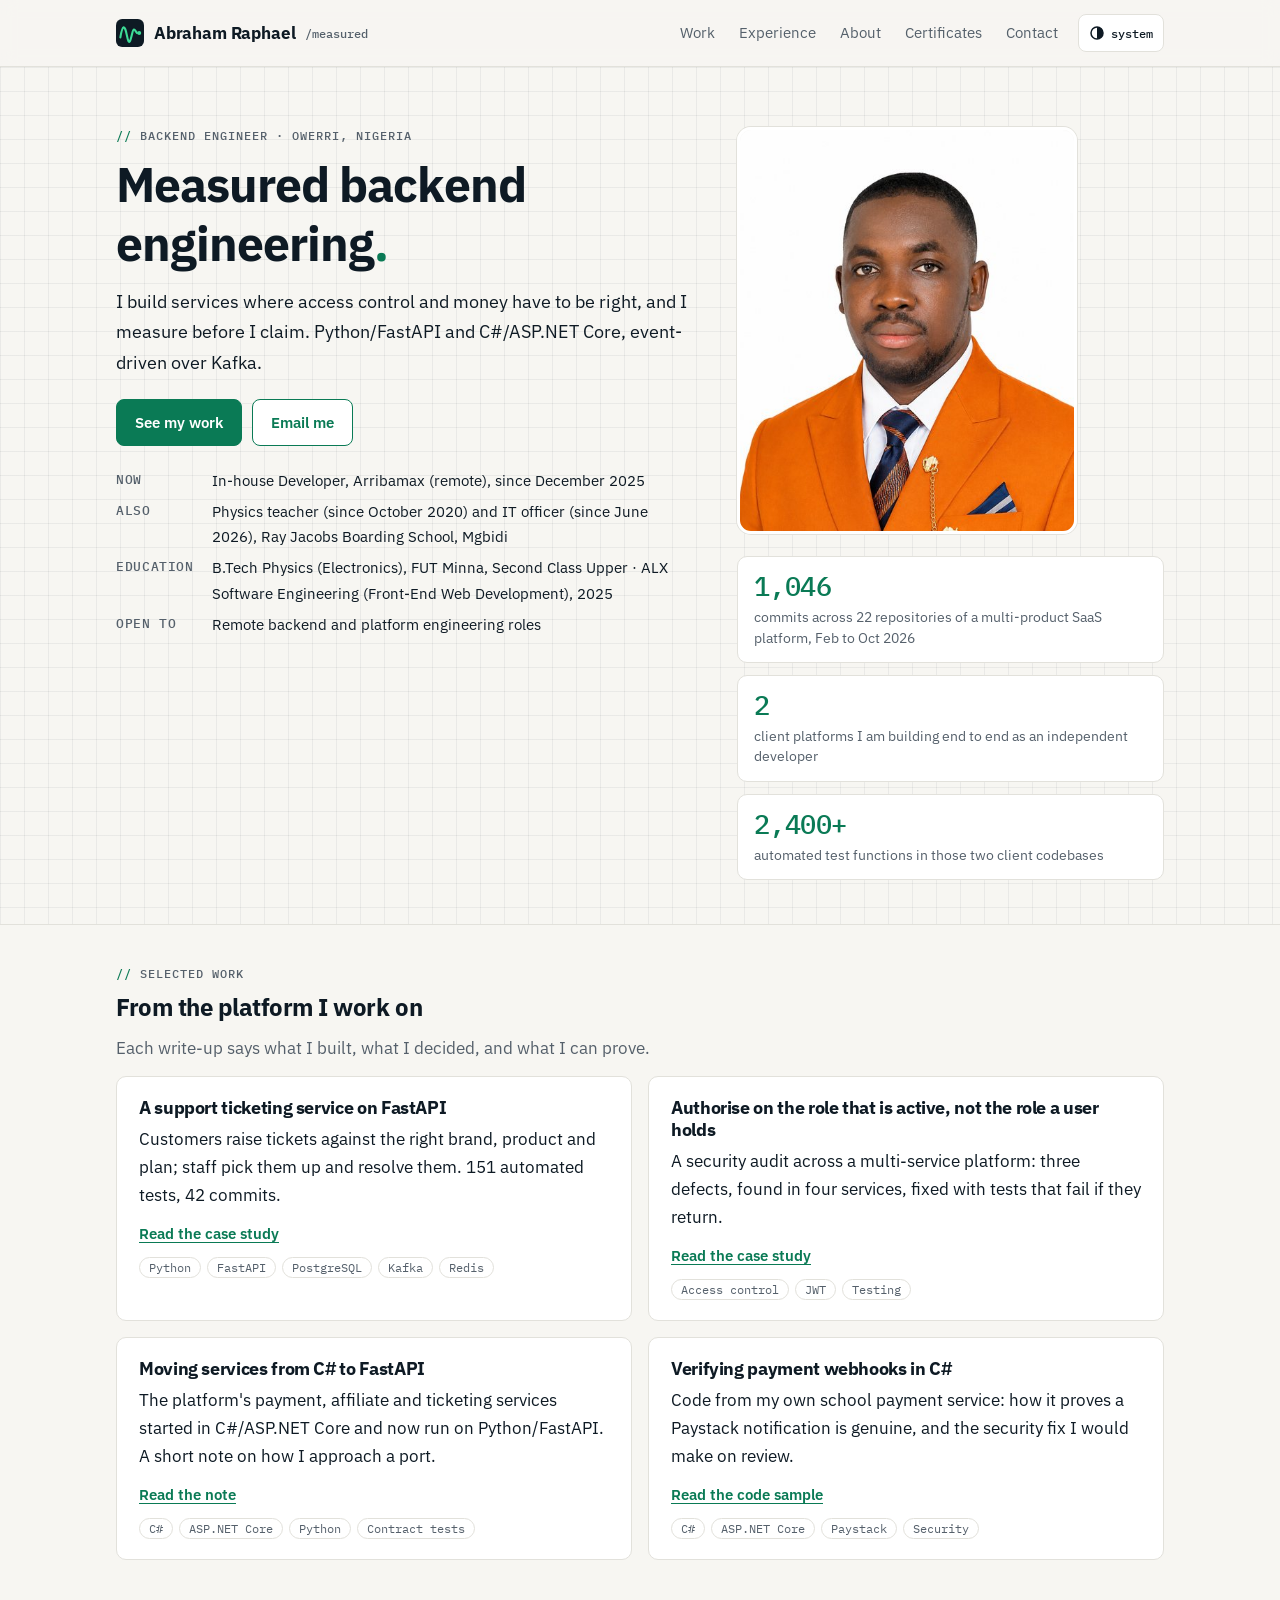
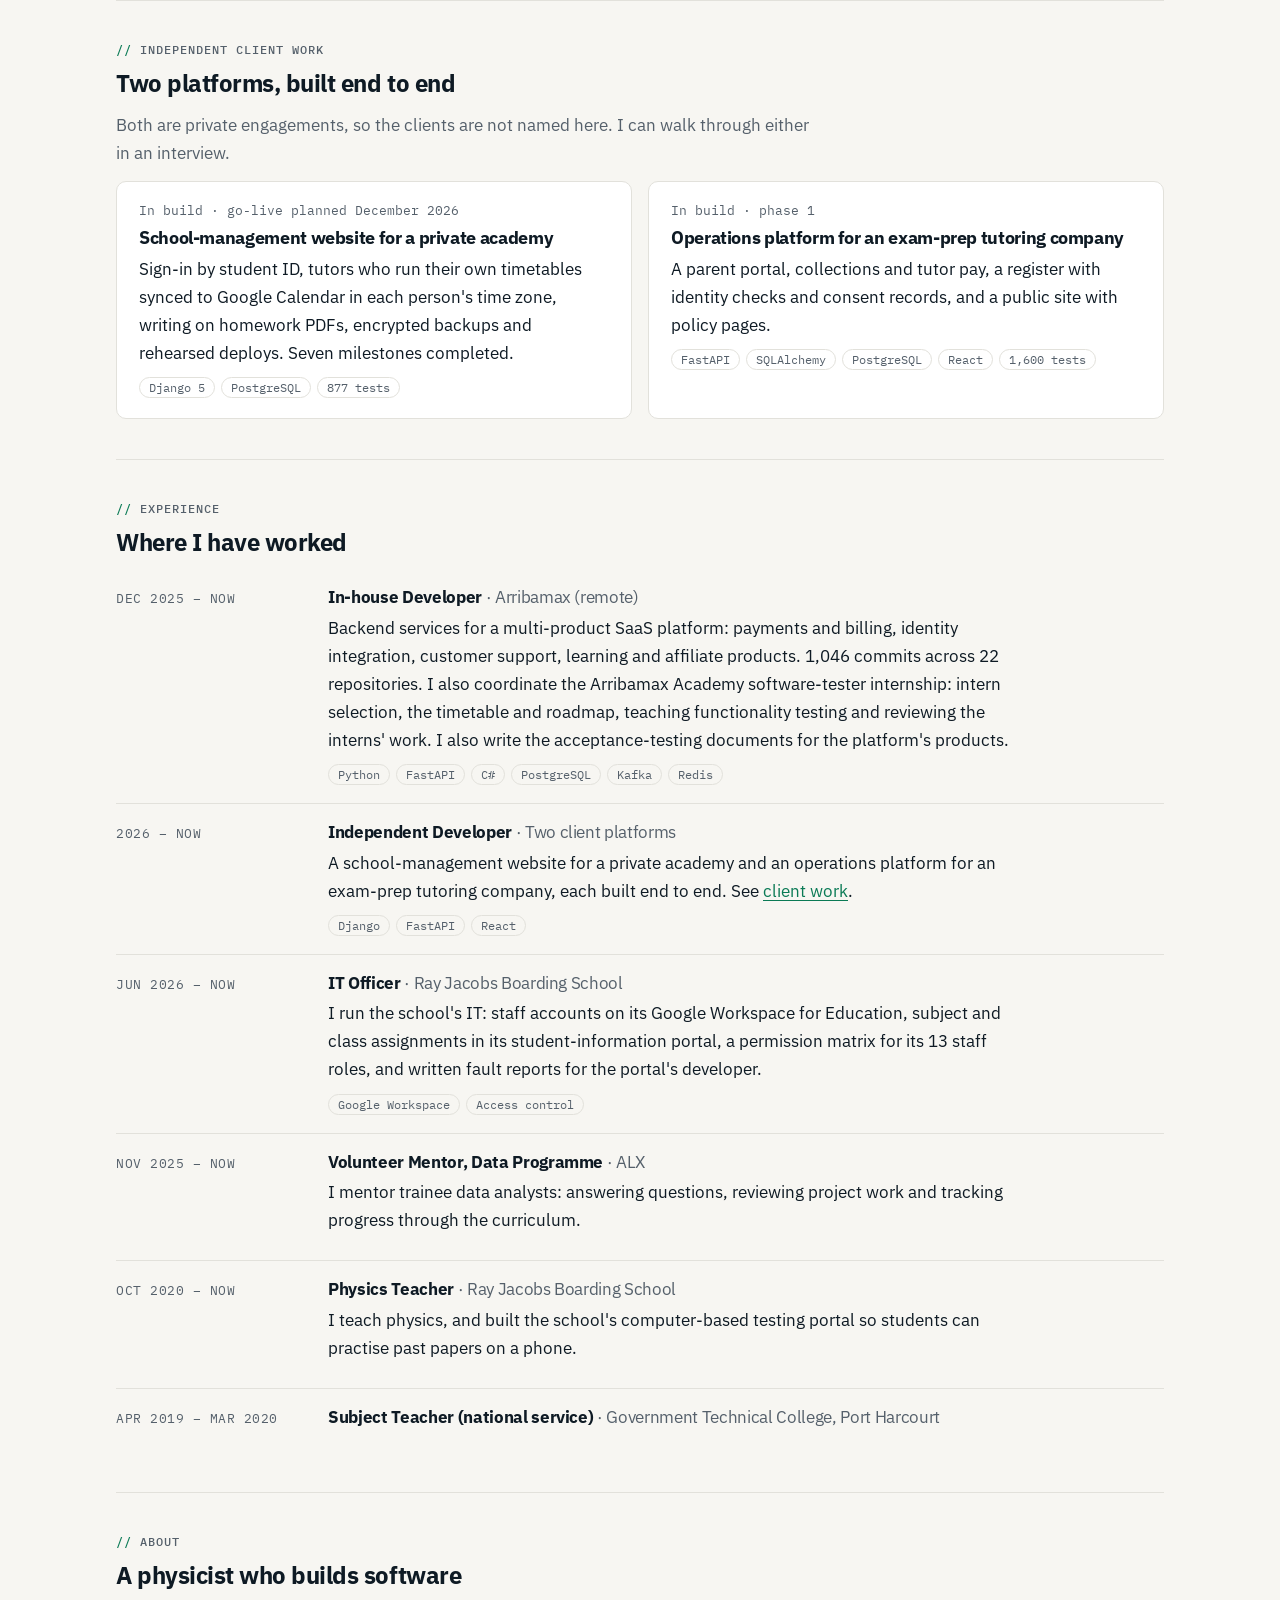
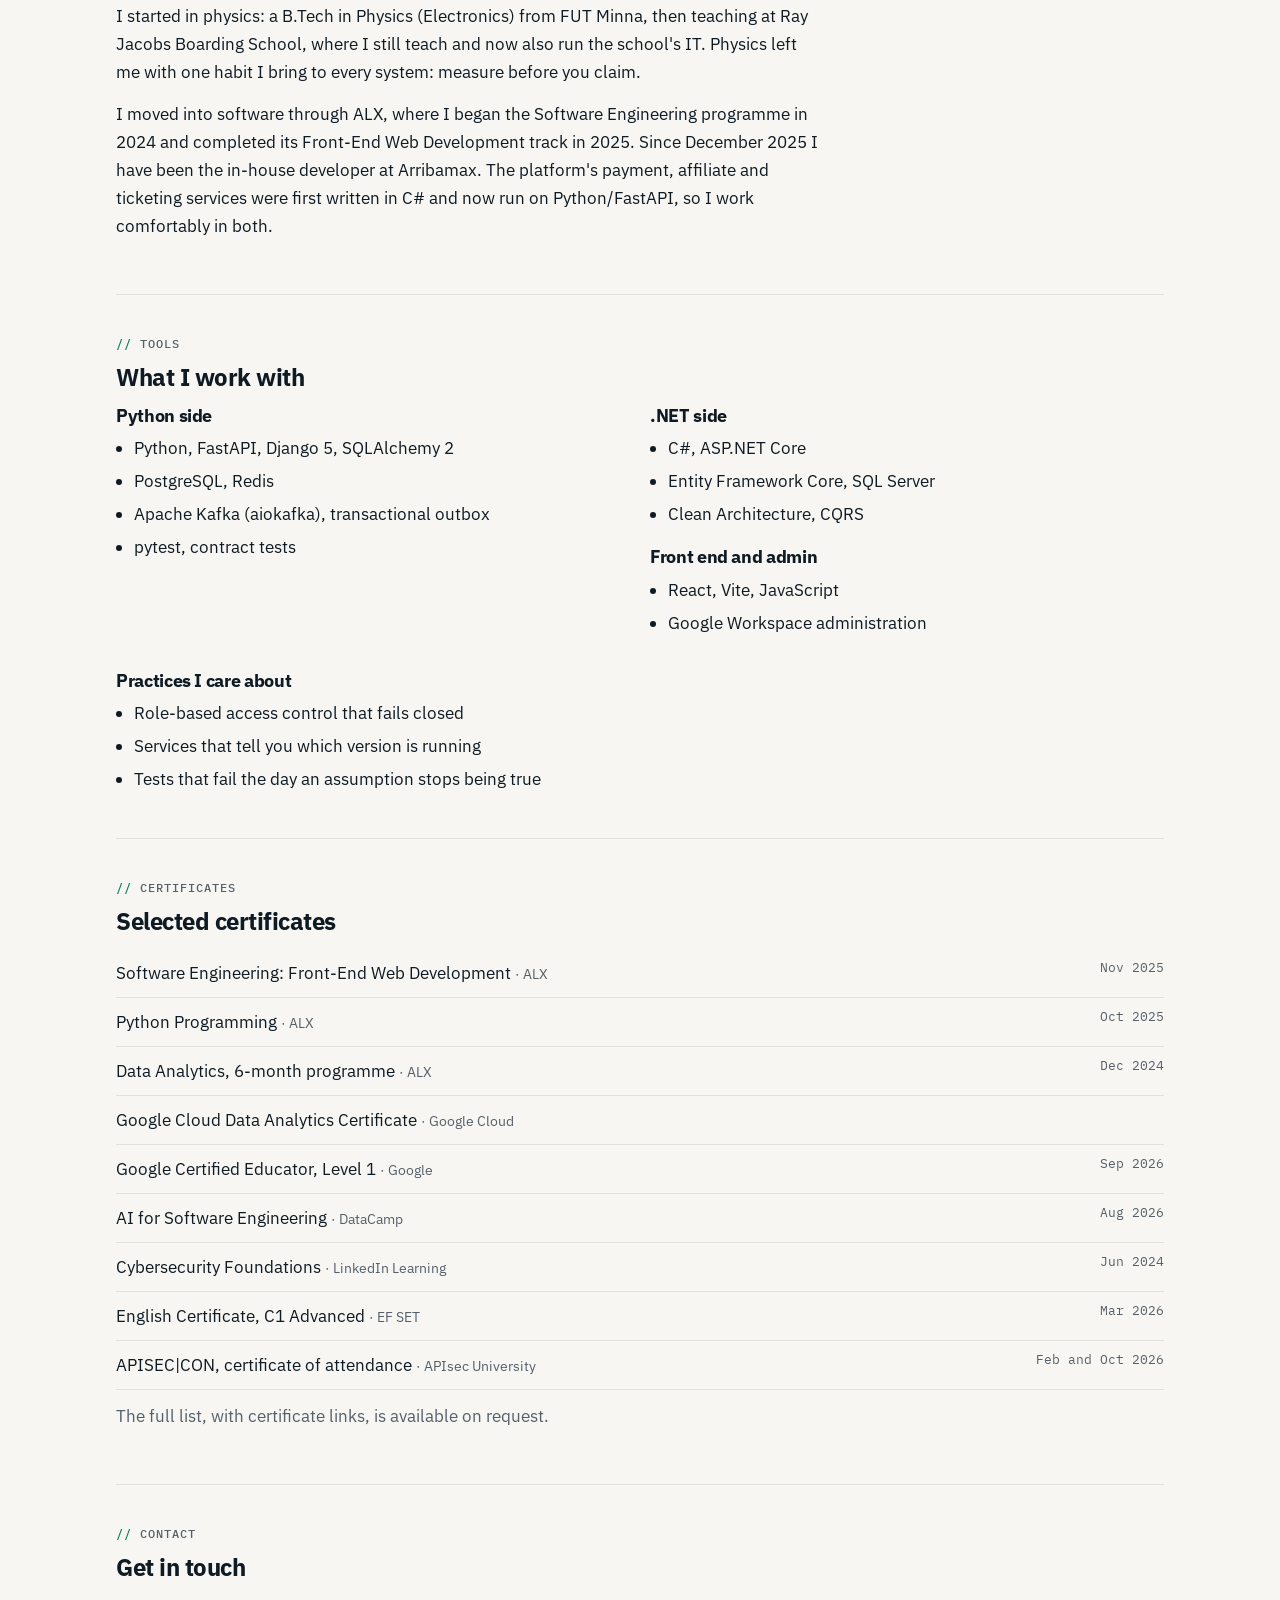
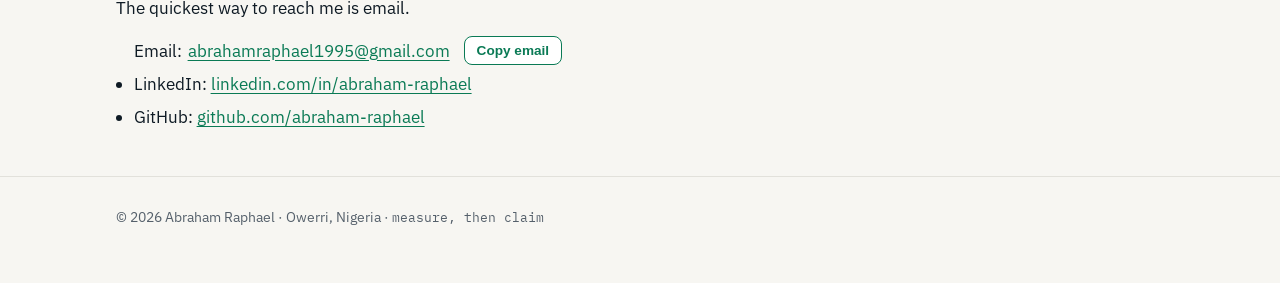
<file: index.html>
<!doctype html>
<html lang="en">
<head>
<meta charset="utf-8">
<meta name="viewport" content="width=device-width, initial-scale=1">
<title>Abraham Raphael | Measured backend engineering</title>
<meta name="description" content="Abraham Raphael, backend engineer in Owerri, Nigeria. Python/FastAPI and C#/ASP.NET Core services where access control and money have to be right.">
<meta name="author" content="Abraham Raphael">
<meta property="og:title" content="Abraham Raphael | Measured backend engineering">
<meta property="og:description" content="Backend services where access control and money have to be right. Python/FastAPI and C#/ASP.NET Core.">
<meta property="og:type" content="website">
<meta property="og:url" content="https://abraham-raphael.github.io/">
<meta property="og:image" content="https://abraham-raphael.github.io/img/abraham-raphael@2x.jpg">
<meta name="theme-color" content="#0e1a24">
<link rel="icon" href="img/mark.svg" type="image/svg+xml">
<link rel="preload" href="fonts/IBMPlexSans-var.woff2" as="font" type="font/woff2" crossorigin>
<script>(function(){var d=document.documentElement;d.classList.add("js");try{var t=localStorage.getItem("theme");if(t==="light"||t==="dark"){d.setAttribute("data-theme",t);}}catch(e){}})();</script>
<link rel="stylesheet" href="css/style.css">
<script src="js/site.js" defer></script>
</head>
<body>
<a class="skip" href="#main">Skip to content</a>
<header class="site">
  <div class="wrap wide head">
    <a class="brand" href="index.html"><img src="img/mark.svg" alt="" width="28" height="28">Abraham Raphael <span class="tag">/measured</span></a>
    <button class="nav-toggle" type="button" aria-expanded="false" aria-controls="site-nav" hidden><svg viewBox="0 0 16 16" aria-hidden="true"><path d="M2 4h12M2 8h12M2 12h12" fill="none" stroke="currentColor" stroke-width="1.6" stroke-linecap="round"/></svg>Menu</button>
    <nav id="site-nav" aria-label="Main">
      <ul>
        <li><a href="#work">Work</a></li>
        <li><a href="#experience">Experience</a></li>
        <li><a href="#about">About</a></li>
        <li><a href="#certificates">Certificates</a></li>
        <li><a href="#contact">Contact</a></li>
      </ul>
    </nav>
    <button class="theme-toggle" type="button" hidden><svg viewBox="0 0 16 16" aria-hidden="true"><circle cx="8" cy="8" r="6" fill="none" stroke="currentColor" stroke-width="1.5"/><path d="M8 2a6 6 0 0 1 0 12z" fill="currentColor"/></svg><span class="mode">system</span></button>
  </div>
</header>

<main id="main">
  <div class="hero-band">
    <div class="wrap wide hero">
      <div class="hero-grid">
        <figure class="portrait"><img src="img/abraham-raphael.jpg" srcset="img/abraham-raphael.jpg 480w, img/abraham-raphael@2x.jpg 960w" sizes="(min-width: 1000px) 340px, 112px" width="480" height="575" alt="Abraham Raphael" fetchpriority="high"></figure>
        <div class="hero-text">
          <p class="kicker">Backend engineer &middot; Owerri, Nigeria</p>
          <h1>Measured backend engineering<span class="signal">.</span></h1>
          <p class="lede">I build services where access control and money have to be right, and I measure before I claim. Python/FastAPI and C#/ASP.NET Core, event-driven over Kafka.</p>
          <div class="cta">
            <a class="btn primary" href="#work">See my work</a>
            <a class="btn" href="mailto:abrahamraphael1995@gmail.com">Email me</a>
          </div>
          <dl class="facts">
            <dt>Now</dt><dd>In-house Developer, Arribamax (remote), since December 2025</dd>
            <dt>Also</dt><dd>Physics teacher (since October 2020) and IT officer (since June 2026), Ray Jacobs Boarding School, Mgbidi</dd>
            <dt>Education</dt><dd>B.Tech Physics (Electronics), FUT Minna, Second Class Upper &middot; ALX Software Engineering (Front-End Web Development), 2025</dd>
            <dt>Open to</dt><dd>Remote backend and platform engineering roles</dd>
          </dl>
        </div>
        <ul class="readings" aria-label="Readings">
          <li><span class="value">1,046</span><span class="what">commits across 22 repositories of a multi-product SaaS platform, Feb to Oct 2026</span></li>
          <li><span class="value">2</span><span class="what">client platforms I am building end to end as an independent developer</span></li>
          <li><span class="value">2,400+</span><span class="what">automated test functions in those two client codebases</span></li>
        </ul>
      </div>
    </div>
  </div>

  <div class="wrap wide">
    <section id="work" aria-labelledby="work-h">
      <p class="kicker">Selected work</p>
      <h2 id="work-h">From the platform I work on</h2>
      <p class="muted">Each write-up says what I built, what I decided, and what I can prove.</p>
      <div class="cards two">
        <article class="card">
          <h3><a href="work/ticketing-service.html">A support ticketing service on FastAPI</a></h3>
          <p>Customers raise tickets against the right brand, product and plan; staff pick them up and resolve them. 151 automated tests, 42 commits.</p>
          <a class="more" href="work/ticketing-service.html">Read the case study</a>
          <ul class="tags"><li>Python</li><li>FastAPI</li><li>PostgreSQL</li><li>Kafka</li><li>Redis</li></ul>
        </article>
        <article class="card">
          <h3><a href="work/active-role-authorisation.html">Authorise on the role that is active, not the role a user holds</a></h3>
          <p>A security audit across a multi-service platform: three defects, found in four services, fixed with tests that fail if they return.</p>
          <a class="more" href="work/active-role-authorisation.html">Read the case study</a>
          <ul class="tags"><li>Access control</li><li>JWT</li><li>Testing</li></ul>
        </article>
        <article class="card">
          <h3><a href="work/csharp-to-fastapi.html">Moving services from C# to FastAPI</a></h3>
          <p>The platform's payment, affiliate and ticketing services started in C#/ASP.NET Core and now run on Python/FastAPI. A short note on how I approach a port.</p>
          <a class="more" href="work/csharp-to-fastapi.html">Read the note</a>
          <ul class="tags"><li>C#</li><li>ASP.NET Core</li><li>Python</li><li>Contract tests</li></ul>
        </article>
        <article class="card">
          <h3><a href="work/paystack-webhooks.html">Verifying payment webhooks in C#</a></h3>
          <p>Code from my own school payment service: how it proves a Paystack notification is genuine, and the security fix I would make on review.</p>
          <a class="more" href="work/paystack-webhooks.html">Read the code sample</a>
          <ul class="tags"><li>C#</li><li>ASP.NET Core</li><li>Paystack</li><li>Security</li></ul>
        </article>
      </div>
    </section>

    <section id="clients" aria-labelledby="clients-h">
      <p class="kicker">Independent client work</p>
      <h2 id="clients-h">Two platforms, built end to end</h2>
      <p class="muted">Both are private engagements, so the clients are not named here. I can walk through either in an interview.</p>
      <div class="cards two">
        <article class="card">
          <p class="meta">In build &middot; go-live planned December 2026</p>
          <h3>School-management website for a private academy</h3>
          <p>Sign-in by student ID, tutors who run their own timetables synced to Google Calendar in each person's time zone, writing on homework PDFs, encrypted backups and rehearsed deploys. Seven milestones completed.</p>
          <ul class="tags"><li>Django 5</li><li>PostgreSQL</li><li>877 tests</li></ul>
        </article>
        <article class="card">
          <p class="meta">In build &middot; phase 1</p>
          <h3>Operations platform for an exam-prep tutoring company</h3>
          <p>A parent portal, collections and tutor pay, a register with identity checks and consent records, and a public site with policy pages.</p>
          <ul class="tags"><li>FastAPI</li><li>SQLAlchemy</li><li>PostgreSQL</li><li>React</li><li>1,600 tests</li></ul>
        </article>
      </div>
    </section>

    <section id="experience" aria-labelledby="experience-h">
      <p class="kicker">Experience</p>
      <h2 id="experience-h">Where I have worked</h2>
      <ol class="timeline">
        <li class="role">
          <p class="when">Dec 2025 &ndash; now</p>
          <div>
            <h3>In-house Developer <span class="org">&middot; Arribamax (remote)</span></h3>
            <p>Backend services for a multi-product SaaS platform: payments and billing, identity integration, customer support, learning and affiliate products. 1,046 commits across 22 repositories. I also coordinate the Arribamax Academy software-tester internship: intern selection, the timetable and roadmap, teaching functionality testing and reviewing the interns&#39; work. I also write the acceptance-testing documents for the platform&#39;s products.</p>
            <ul class="tags"><li>Python</li><li>FastAPI</li><li>C#</li><li>PostgreSQL</li><li>Kafka</li><li>Redis</li></ul>
          </div>
        </li>
        <li class="role">
          <p class="when">2026 &ndash; now</p>
          <div>
            <h3>Independent Developer <span class="org">&middot; Two client platforms</span></h3>
            <p>A school-management website for a private academy and an operations platform for an exam-prep tutoring company, each built end to end. See <a href="#clients">client work</a>.</p>
            <ul class="tags"><li>Django</li><li>FastAPI</li><li>React</li></ul>
          </div>
        </li>
        <li class="role">
          <p class="when">Jun 2026 &ndash; now</p>
          <div>
            <h3>IT Officer <span class="org">&middot; Ray Jacobs Boarding School</span></h3>
            <p>I run the school&#39;s IT: staff accounts on its Google Workspace for Education, subject and class assignments in its student-information portal, a permission matrix for its 13 staff roles, and written fault reports for the portal&#39;s developer.</p>
            <ul class="tags"><li>Google Workspace</li><li>Access control</li></ul>
          </div>
        </li>
        <li class="role">
          <p class="when">Nov 2025 &ndash; now</p>
          <div>
            <h3>Volunteer Mentor, Data Programme <span class="org">&middot; ALX</span></h3>
            <p>I mentor trainee data analysts: answering questions, reviewing project work and tracking progress through the curriculum.</p>
          </div>
        </li>
        <li class="role">
          <p class="when">Oct 2020 &ndash; now</p>
          <div>
            <h3>Physics Teacher <span class="org">&middot; Ray Jacobs Boarding School</span></h3>
            <p>I teach physics, and built the school&#39;s computer-based testing portal so students can practise past papers on a phone.</p>
          </div>
        </li>
        <li class="role">
          <p class="when">Apr 2019 &ndash; Mar 2020</p>
          <div>
            <h3>Subject Teacher (national service) <span class="org">&middot; Government Technical College, Port Harcourt</span></h3>
                      </div>
        </li>
      </ol>
    </section>

    <section id="about" aria-labelledby="about-h">
      <p class="kicker">About</p>
      <h2 id="about-h">A physicist who builds software</h2>
      <p>I started in physics: a B.Tech in Physics (Electronics) from FUT Minna, then teaching at Ray Jacobs Boarding School, where I still teach and now also run the school's IT. Physics left me with one habit I bring to every system: measure before you claim.</p>
      <p>I moved into software through ALX, where I began the Software Engineering programme in 2024 and completed its Front-End Web Development track in 2025. Since December 2025 I have been the in-house developer at Arribamax. The platform's payment, affiliate and ticketing services were first written in C# and now run on Python/FastAPI, so I work comfortably in both.</p>
    </section>

    <section id="skills" aria-labelledby="skills-h">
      <p class="kicker">Tools</p>
      <h2 id="skills-h">What I work with</h2>
      <div class="cols">
        <div>
          <h3>Python side</h3>
          <ul class="plain">
            <li>Python, FastAPI, Django 5, SQLAlchemy 2</li>
            <li>PostgreSQL, Redis</li>
            <li>Apache Kafka (aiokafka), transactional outbox</li>
            <li>pytest, contract tests</li>
          </ul>
        </div>
        <div>
          <h3>.NET side</h3>
          <ul class="plain">
            <li>C#, ASP.NET Core</li>
            <li>Entity Framework Core, SQL Server</li>
            <li>Clean Architecture, CQRS</li>
          </ul>
          <h3 style="margin-top:18px">Front end and admin</h3>
          <ul class="plain">
            <li>React, Vite, JavaScript</li>
            <li>Google Workspace administration</li>
          </ul>
        </div>
      </div>
      <h3>Practices I care about</h3>
      <ul class="plain">
        <li>Role-based access control that fails closed</li>
        <li>Services that tell you which version is running</li>
        <li>Tests that fail the day an assumption stops being true</li>
      </ul>
    </section>

    <section id="certificates" aria-labelledby="certificates-h">
      <p class="kicker">Certificates</p>
      <h2 id="certificates-h">Selected certificates</h2>
      <ul class="certs">
        <li><span>Software Engineering: Front-End Web Development <span class="who">&middot; ALX</span></span><span class="when">Nov 2025</span></li>
        <li><span>Python Programming <span class="who">&middot; ALX</span></span><span class="when">Oct 2025</span></li>
        <li><span>Data Analytics, 6-month programme <span class="who">&middot; ALX</span></span><span class="when">Dec 2024</span></li>
        <li><span>Google Cloud Data Analytics Certificate <span class="who">&middot; Google Cloud</span></span><span class="when"></span></li>
        <li><span>Google Certified Educator, Level 1 <span class="who">&middot; Google</span></span><span class="when">Sep 2026</span></li>
        <li><span>AI for Software Engineering <span class="who">&middot; DataCamp</span></span><span class="when">Aug 2026</span></li>
        <li><span>Cybersecurity Foundations <span class="who">&middot; LinkedIn Learning</span></span><span class="when">Jun 2024</span></li>
        <li><span>English Certificate, C1 Advanced <span class="who">&middot; EF SET</span></span><span class="when">Mar 2026</span></li>
        <li><span>APISEC|CON, certificate of attendance <span class="who">&middot; APIsec University</span></span><span class="when">Feb and Oct 2026</span></li>
      </ul>
      <p class="muted" style="margin-top:12px">The full list, with certificate links, is available on request.</p>
    </section>

    <section id="contact" aria-labelledby="contact-h">
      <p class="kicker">Contact</p>
      <h2 id="contact-h">Get in touch</h2>
      <p>The quickest way to reach me is email.</p>
      <ul class="plain">
        <li class="contact-line">Email: <a href="mailto:abrahamraphael1995@gmail.com">abrahamraphael1995@gmail.com</a><button class="btn small" type="button" data-copy="abrahamraphael1995@gmail.com" hidden>Copy email</button></li>
        <li>LinkedIn: <a href="https://www.linkedin.com/in/abraham-raphael" rel="noopener">linkedin.com/in/abraham-raphael</a></li>
        <li>GitHub: <a href="https://github.com/abraham-raphael" rel="noopener">github.com/abraham-raphael</a></li>
      </ul>
    </section>
  </div>
</main>

<a class="to-top" href="#main" aria-label="Back to top" hidden>&uarr;</a>
<footer class="site">
  <div class="wrap wide">
    <p>&copy; <span data-year>2026</span> Abraham Raphael &middot; Owerri, Nigeria &middot; <span class="sig">measure, then claim</span></p>
  </div>
</footer>
</body>
</html>
</file>
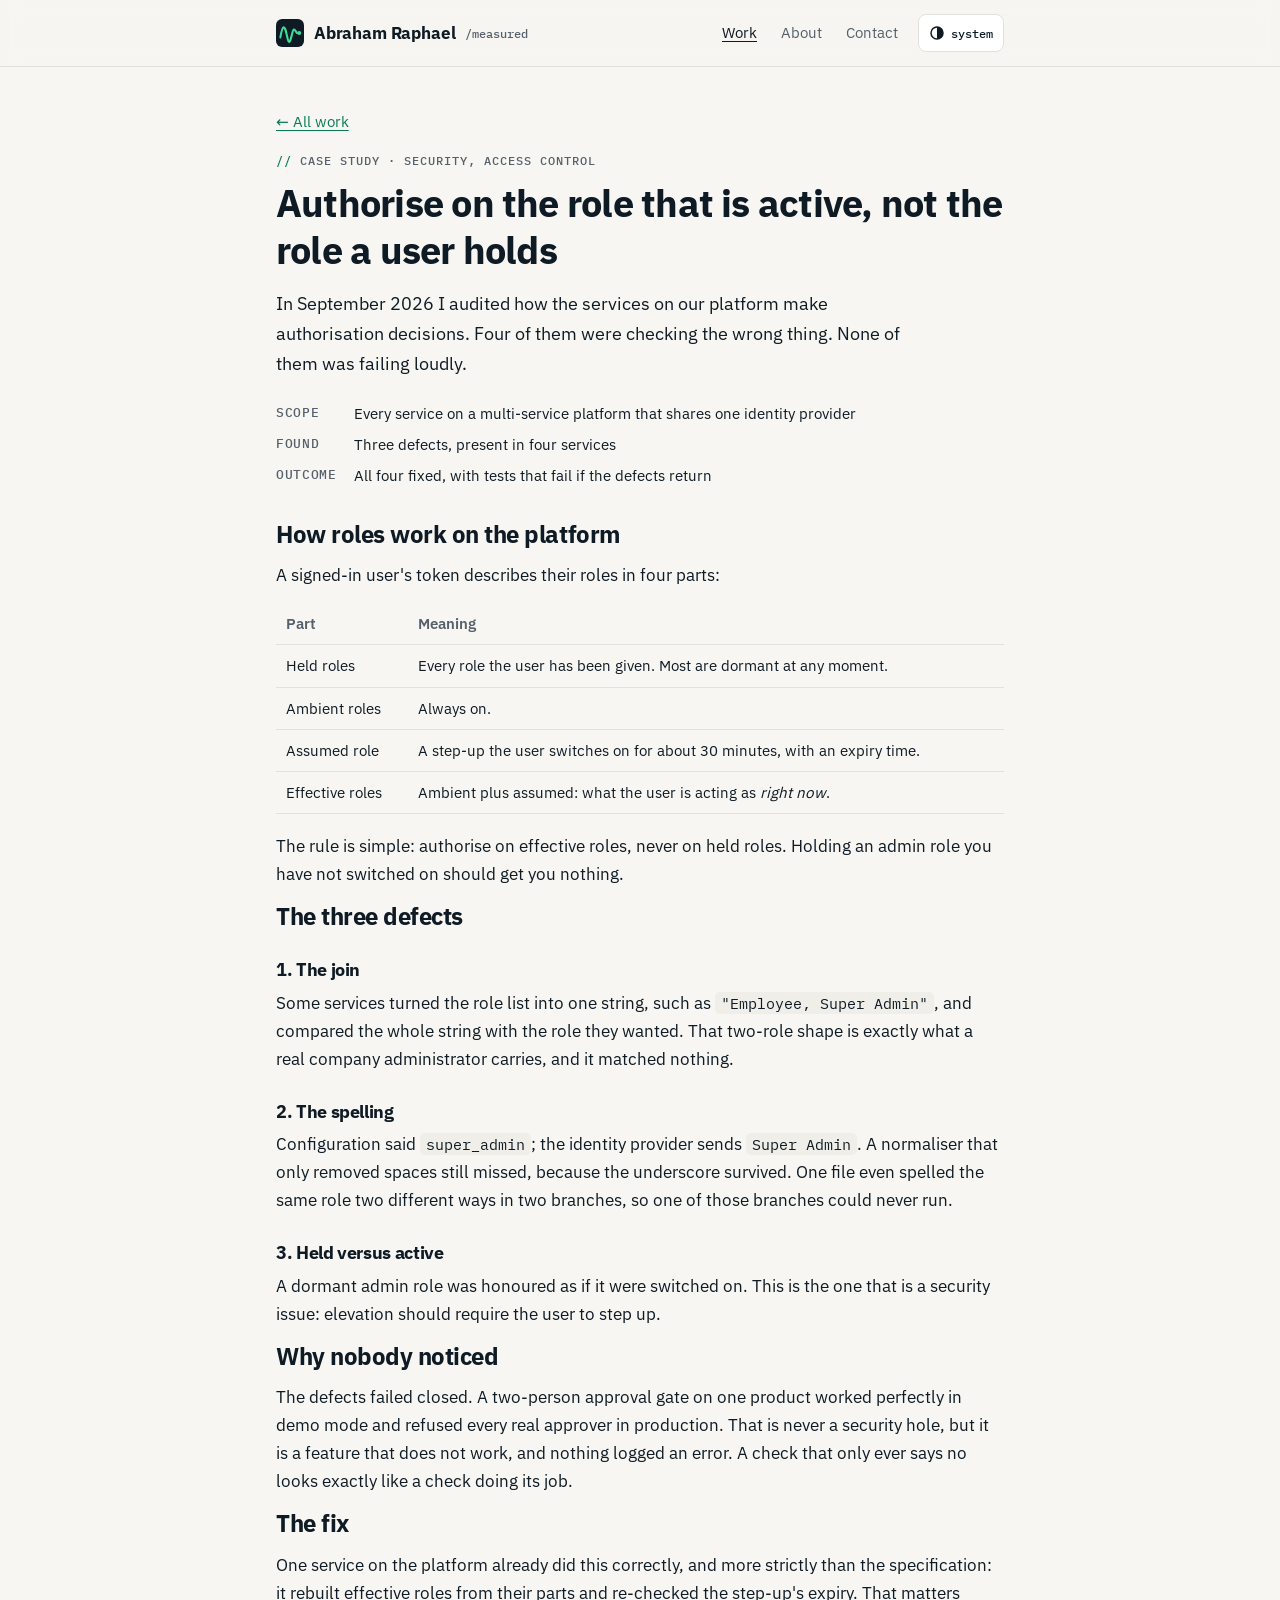
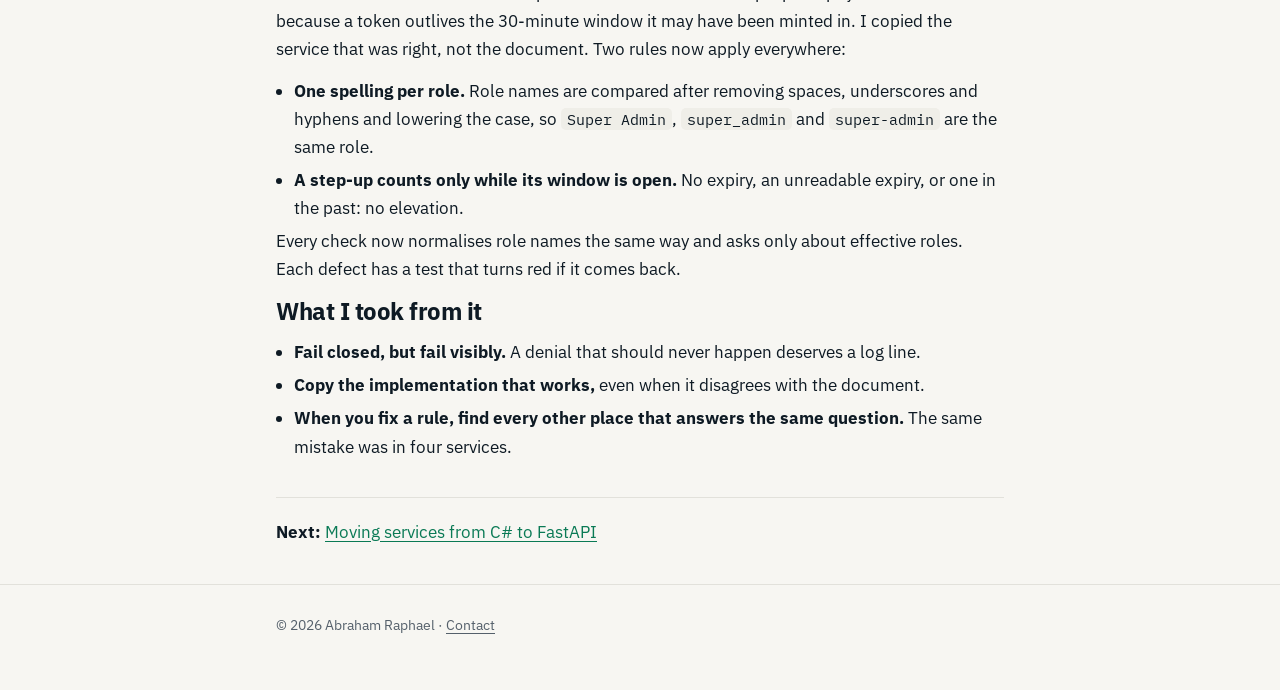
<file: work/active-role-authorisation.html>
<!doctype html>
<html lang="en">
<head>
<meta charset="utf-8">
<meta name="viewport" content="width=device-width, initial-scale=1">
<title>Authorise on the active role | Abraham Raphael</title>
<meta name="description" content="Case study: an access-control audit across a multi-service platform. Three defects in four services, why they stayed invisible, and the fix.">
<meta name="theme-color" content="#0e1a24">
<link rel="icon" href="../img/mark.svg" type="image/svg+xml">
<link rel="preload" href="../fonts/IBMPlexSans-var.woff2" as="font" type="font/woff2" crossorigin>
<script>(function(){var d=document.documentElement;d.classList.add("js");try{var t=localStorage.getItem("theme");if(t==="light"||t==="dark"){d.setAttribute("data-theme",t);}}catch(e){}})();</script>
<link rel="stylesheet" href="../css/style.css">
<script src="../js/site.js" defer></script>
</head>
<body>
<a class="skip" href="#main">Skip to content</a>
<header class="site">
  <div class="wrap head">
    <a class="brand" href="../index.html"><img src="../img/mark.svg" alt="" width="28" height="28">Abraham Raphael <span class="tag">/measured</span></a>
    <button class="nav-toggle" type="button" aria-expanded="false" aria-controls="site-nav" hidden><svg viewBox="0 0 16 16" aria-hidden="true"><path d="M2 4h12M2 8h12M2 12h12" fill="none" stroke="currentColor" stroke-width="1.6" stroke-linecap="round"/></svg>Menu</button>
    <nav id="site-nav" aria-label="Main">
      <ul>
        <li><a href="../index.html#work" aria-current="page">Work</a></li>
        <li><a href="../index.html#about">About</a></li>
        <li><a href="../index.html#contact">Contact</a></li>
      </ul>
    </nav>
    <button class="theme-toggle" type="button" hidden><svg viewBox="0 0 16 16" aria-hidden="true"><circle cx="8" cy="8" r="6" fill="none" stroke="currentColor" stroke-width="1.5"/><path d="M8 2a6 6 0 0 1 0 12z" fill="currentColor"/></svg><span class="mode">system</span></button>
  </div>
</header>

<main id="main">
  <div class="wrap article">
    <a class="back" href="../index.html#work">&larr; All work</a>
    <p class="kicker">Case study &middot; Security, access control</p>
    <h1>Authorise on the role that is active, not the role a user holds</h1>
    <p class="lede">In September 2026 I audited how the services on our platform make authorisation decisions. Four of them were checking the wrong thing. None of them was failing loudly.</p>

    <dl class="facts">
      <dt>Scope</dt><dd>Every service on a multi-service platform that shares one identity provider</dd>
      <dt>Found</dt><dd>Three defects, present in four services</dd>
      <dt>Outcome</dt><dd>All four fixed, with tests that fail if the defects return</dd>
    </dl>

    <h2 style="margin-top:32px">How roles work on the platform</h2>
    <p>A signed-in user's token describes their roles in four parts:</p>
    <table>
      <thead><tr><th>Part</th><th>Meaning</th></tr></thead>
      <tbody>
        <tr><td>Held roles</td><td>Every role the user has been given. Most are dormant at any moment.</td></tr>
        <tr><td>Ambient roles</td><td>Always on.</td></tr>
        <tr><td>Assumed role</td><td>A step-up the user switches on for about 30 minutes, with an expiry time.</td></tr>
        <tr><td>Effective roles</td><td>Ambient plus assumed: what the user is acting as <em>right now</em>.</td></tr>
      </tbody>
    </table>
    <p>The rule is simple: authorise on effective roles, never on held roles. Holding an admin role you have not switched on should get you nothing.</p>

    <h2>The three defects</h2>
    <h3>1. The join</h3>
    <p>Some services turned the role list into one string, such as <code>"Employee, Super Admin"</code>, and compared the whole string with the role they wanted. That two-role shape is exactly what a real company administrator carries, and it matched nothing.</p>
    <h3>2. The spelling</h3>
    <p>Configuration said <code>super_admin</code>; the identity provider sends <code>Super Admin</code>. A normaliser that only removed spaces still missed, because the underscore survived. One file even spelled the same role two different ways in two branches, so one of those branches could never run.</p>
    <h3>3. Held versus active</h3>
    <p>A dormant admin role was honoured as if it were switched on. This is the one that is a security issue: elevation should require the user to step up.</p>

    <h2>Why nobody noticed</h2>
    <p>The defects failed closed. A two-person approval gate on one product worked perfectly in demo mode and refused every real approver in production. That is never a security hole, but it is a feature that does not work, and nothing logged an error. A check that only ever says no looks exactly like a check doing its job.</p>

    <h2>The fix</h2>
    <p>One service on the platform already did this correctly, and more strictly than the specification: it rebuilt effective roles from their parts and re-checked the step-up's expiry. That matters because a token outlives the 30-minute window it may have been minted in. I copied the service that was right, not the document. Two rules now apply everywhere:</p>
    <ul class="plain">
      <li><strong>One spelling per role.</strong> Role names are compared after removing spaces, underscores and hyphens and lowering the case, so <code>Super Admin</code>, <code>super_admin</code> and <code>super-admin</code> are the same role.</li>
      <li><strong>A step-up counts only while its window is open.</strong> No expiry, an unreadable expiry, or one in the past: no elevation.</li>
    </ul>
    <p>Every check now normalises role names the same way and asks only about effective roles. Each defect has a test that turns red if it comes back.</p>

    <h2>What I took from it</h2>
    <ul class="plain">
      <li><strong>Fail closed, but fail visibly.</strong> A denial that should never happen deserves a log line.</li>
      <li><strong>Copy the implementation that works,</strong> even when it disagrees with the document.</li>
      <li><strong>When you fix a rule, find every other place that answers the same question.</strong> The same mistake was in four services.</li>
    </ul>

    <div class="next">
      <p><strong>Next:</strong> <a href="csharp-to-fastapi.html">Moving services from C# to FastAPI</a></p>
    </div>
  </div>
</main>

<a class="to-top" href="#main" aria-label="Back to top" hidden>&uarr;</a>
<footer class="site">
  <div class="wrap">
    <p>&copy; <span data-year>2026</span> Abraham Raphael &middot; <a href="../index.html#contact">Contact</a></p>
  </div>
</footer>
</body>
</html>
</file>
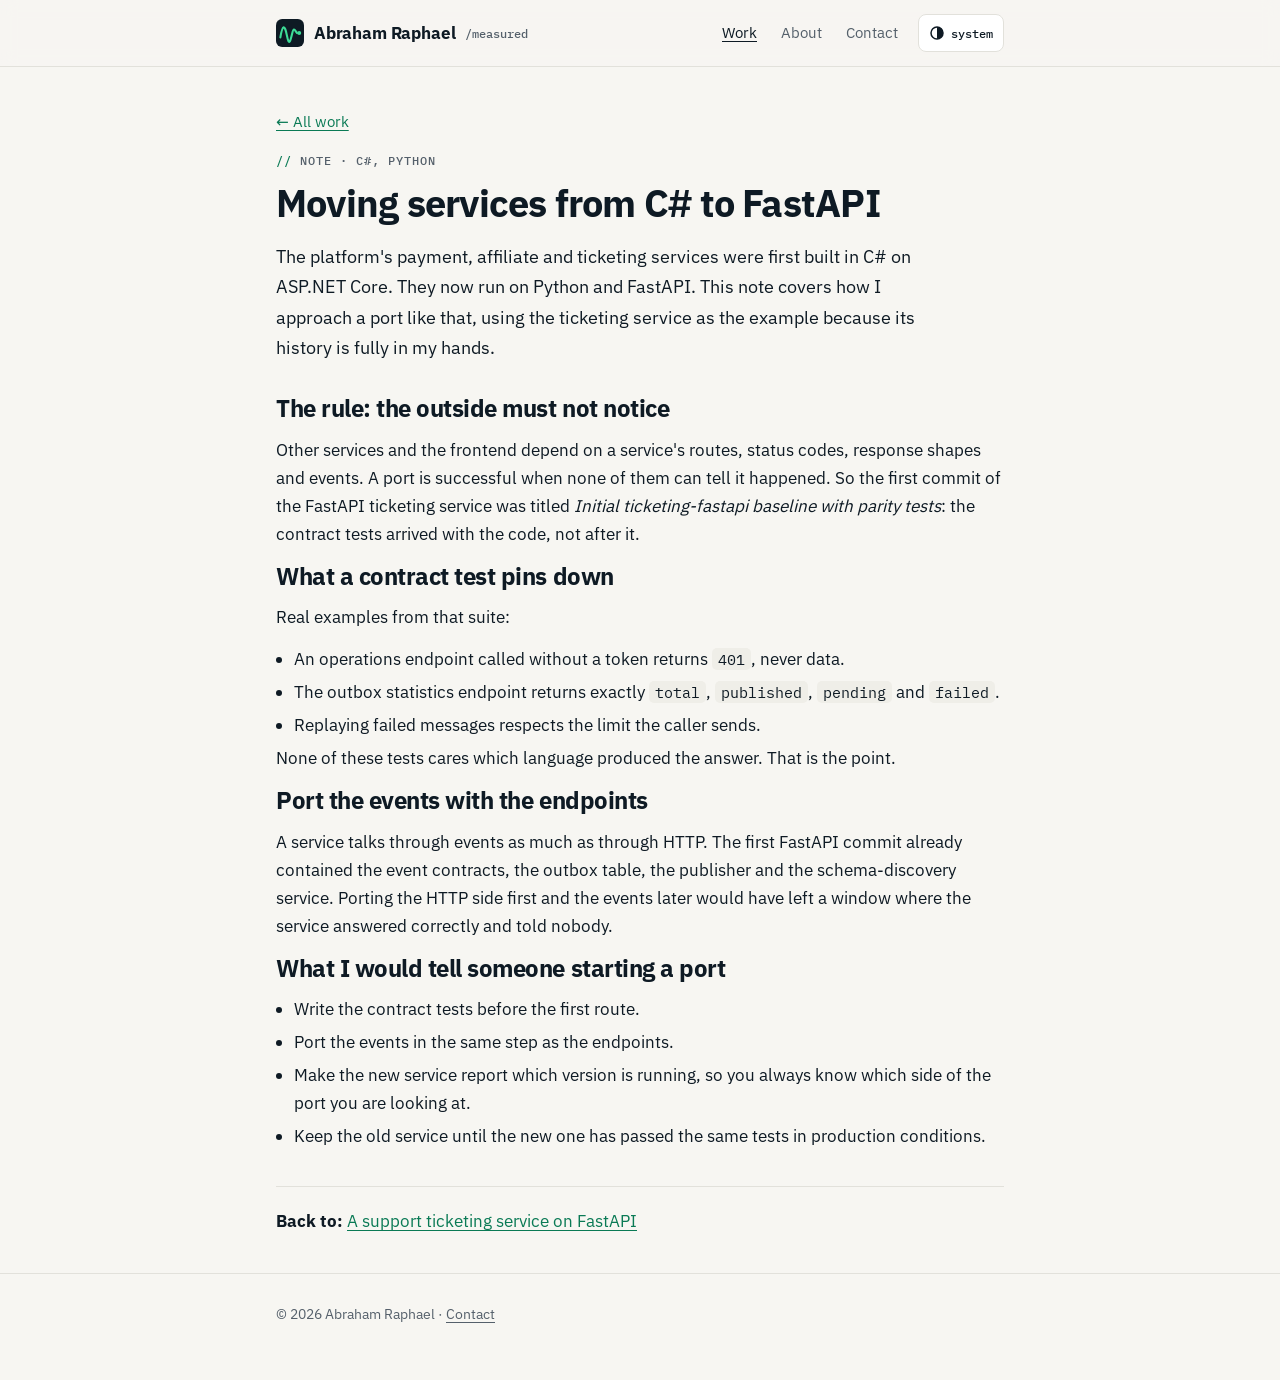
<file: work/csharp-to-fastapi.html>
<!doctype html>
<html lang="en">
<head>
<meta charset="utf-8">
<meta name="viewport" content="width=device-width, initial-scale=1">
<title>Moving services from C# to FastAPI | Abraham Raphael</title>
<meta name="description" content="A short note on moving a platform's payment, affiliate and ticketing services from C#/ASP.NET Core to Python/FastAPI, with contract tests as the safety net.">
<meta name="theme-color" content="#0e1a24">
<link rel="icon" href="../img/mark.svg" type="image/svg+xml">
<link rel="preload" href="../fonts/IBMPlexSans-var.woff2" as="font" type="font/woff2" crossorigin>
<script>(function(){var d=document.documentElement;d.classList.add("js");try{var t=localStorage.getItem("theme");if(t==="light"||t==="dark"){d.setAttribute("data-theme",t);}}catch(e){}})();</script>
<link rel="stylesheet" href="../css/style.css">
<script src="../js/site.js" defer></script>
</head>
<body>
<a class="skip" href="#main">Skip to content</a>
<header class="site">
  <div class="wrap head">
    <a class="brand" href="../index.html"><img src="../img/mark.svg" alt="" width="28" height="28">Abraham Raphael <span class="tag">/measured</span></a>
    <button class="nav-toggle" type="button" aria-expanded="false" aria-controls="site-nav" hidden><svg viewBox="0 0 16 16" aria-hidden="true"><path d="M2 4h12M2 8h12M2 12h12" fill="none" stroke="currentColor" stroke-width="1.6" stroke-linecap="round"/></svg>Menu</button>
    <nav id="site-nav" aria-label="Main">
      <ul>
        <li><a href="../index.html#work" aria-current="page">Work</a></li>
        <li><a href="../index.html#about">About</a></li>
        <li><a href="../index.html#contact">Contact</a></li>
      </ul>
    </nav>
    <button class="theme-toggle" type="button" hidden><svg viewBox="0 0 16 16" aria-hidden="true"><circle cx="8" cy="8" r="6" fill="none" stroke="currentColor" stroke-width="1.5"/><path d="M8 2a6 6 0 0 1 0 12z" fill="currentColor"/></svg><span class="mode">system</span></button>
  </div>
</header>

<main id="main">
  <div class="wrap article">
    <a class="back" href="../index.html#work">&larr; All work</a>
    <p class="kicker">Note &middot; C#, Python</p>
    <h1>Moving services from C# to FastAPI</h1>
    <p class="lede">The platform's payment, affiliate and ticketing services were first built in C# on ASP.NET Core. They now run on Python and FastAPI. This note covers how I approach a port like that, using the ticketing service as the example because its history is fully in my hands.</p>

    <h2 style="margin-top:32px">The rule: the outside must not notice</h2>
    <p>Other services and the frontend depend on a service's routes, status codes, response shapes and events. A port is successful when none of them can tell it happened. So the first commit of the FastAPI ticketing service was titled <em>Initial ticketing-fastapi baseline with parity tests</em>: the contract tests arrived with the code, not after it.</p>

    <h2>What a contract test pins down</h2>
    <p>Real examples from that suite:</p>
    <ul class="plain">
      <li>An operations endpoint called without a token returns <code>401</code>, never data.</li>
      <li>The outbox statistics endpoint returns exactly <code>total</code>, <code>published</code>, <code>pending</code> and <code>failed</code>.</li>
      <li>Replaying failed messages respects the limit the caller sends.</li>
    </ul>
    <p>None of these tests cares which language produced the answer. That is the point.</p>

    <h2>Port the events with the endpoints</h2>
    <p>A service talks through events as much as through HTTP. The first FastAPI commit already contained the event contracts, the outbox table, the publisher and the schema-discovery service. Porting the HTTP side first and the events later would have left a window where the service answered correctly and told nobody.</p>

    <h2>What I would tell someone starting a port</h2>
    <ul class="plain">
      <li>Write the contract tests before the first route.</li>
      <li>Port the events in the same step as the endpoints.</li>
      <li>Make the new service report which version is running, so you always know which side of the port you are looking at.</li>
      <li>Keep the old service until the new one has passed the same tests in production conditions.</li>
    </ul>

    <div class="next">
      <p><strong>Back to:</strong> <a href="ticketing-service.html">A support ticketing service on FastAPI</a></p>
    </div>
  </div>
</main>

<a class="to-top" href="#main" aria-label="Back to top" hidden>&uarr;</a>
<footer class="site">
  <div class="wrap">
    <p>&copy; <span data-year>2026</span> Abraham Raphael &middot; <a href="../index.html#contact">Contact</a></p>
  </div>
</footer>
</body>
</html>
</file>
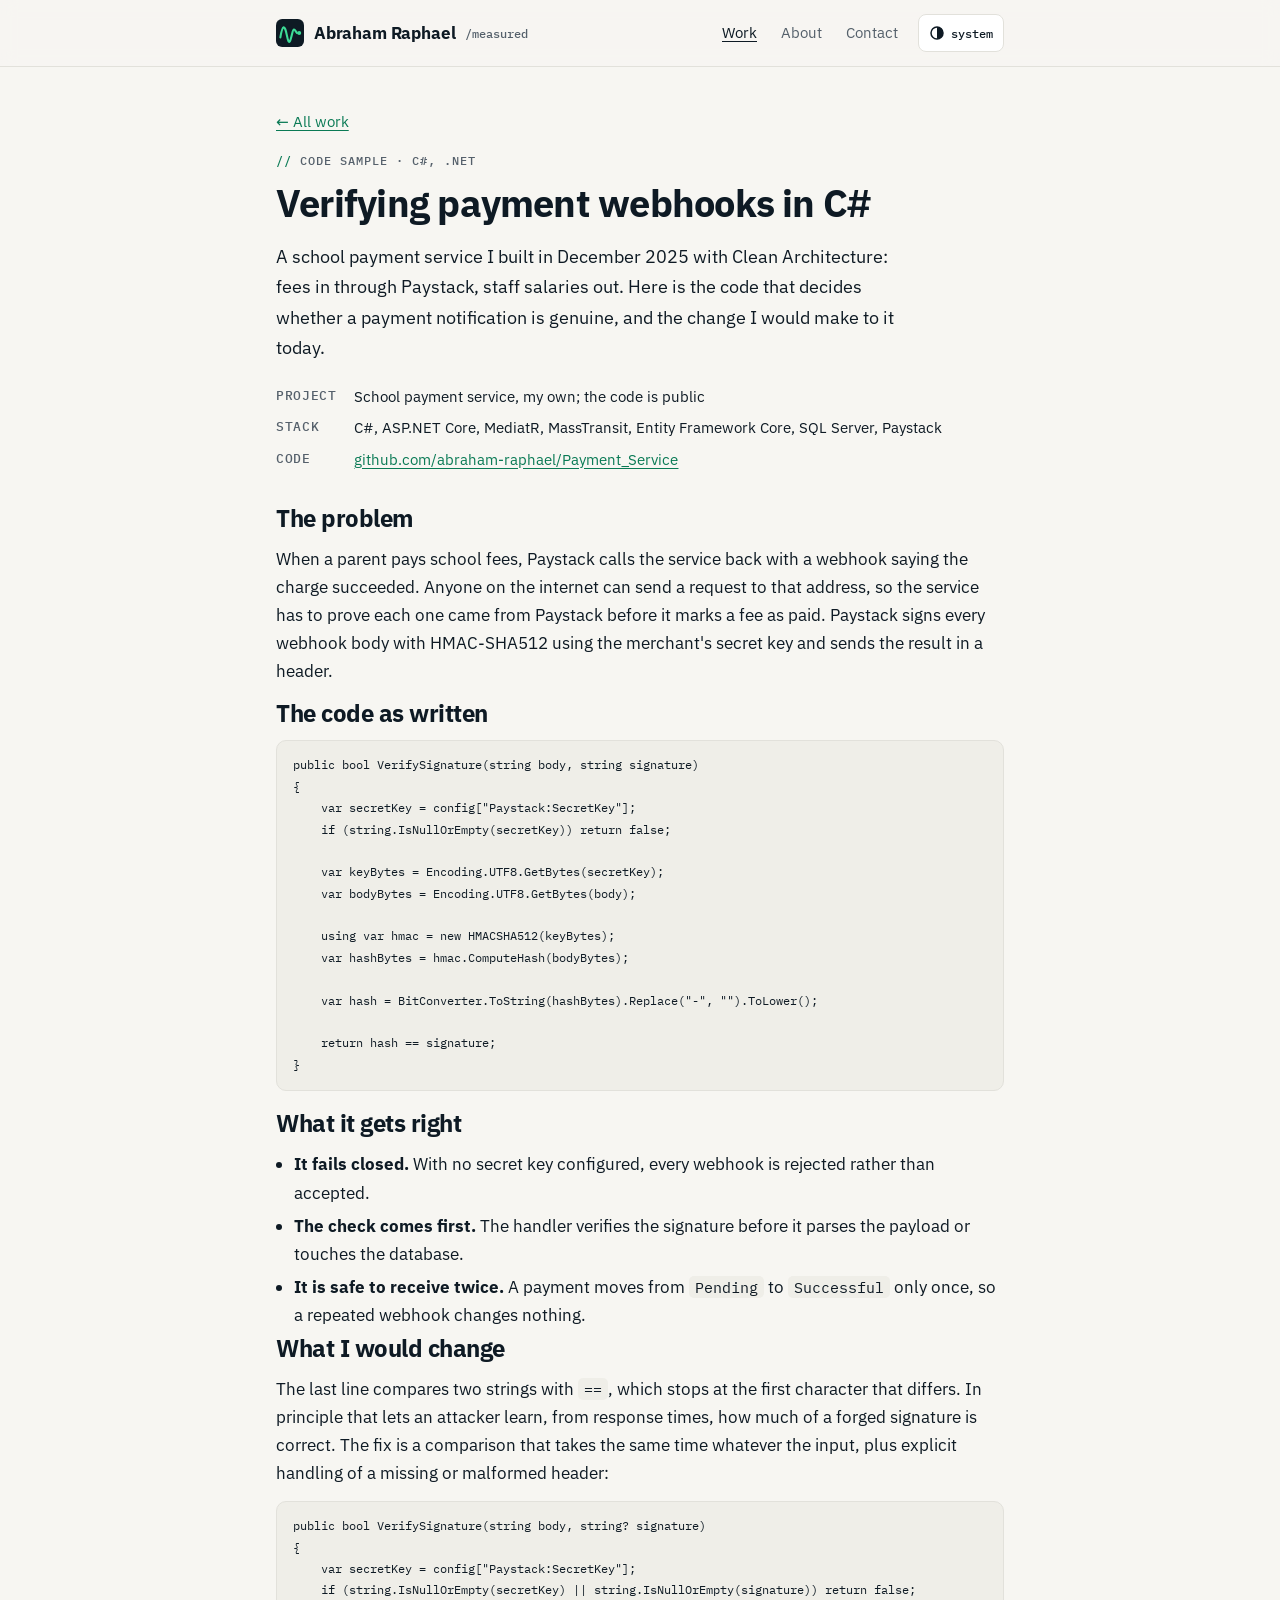
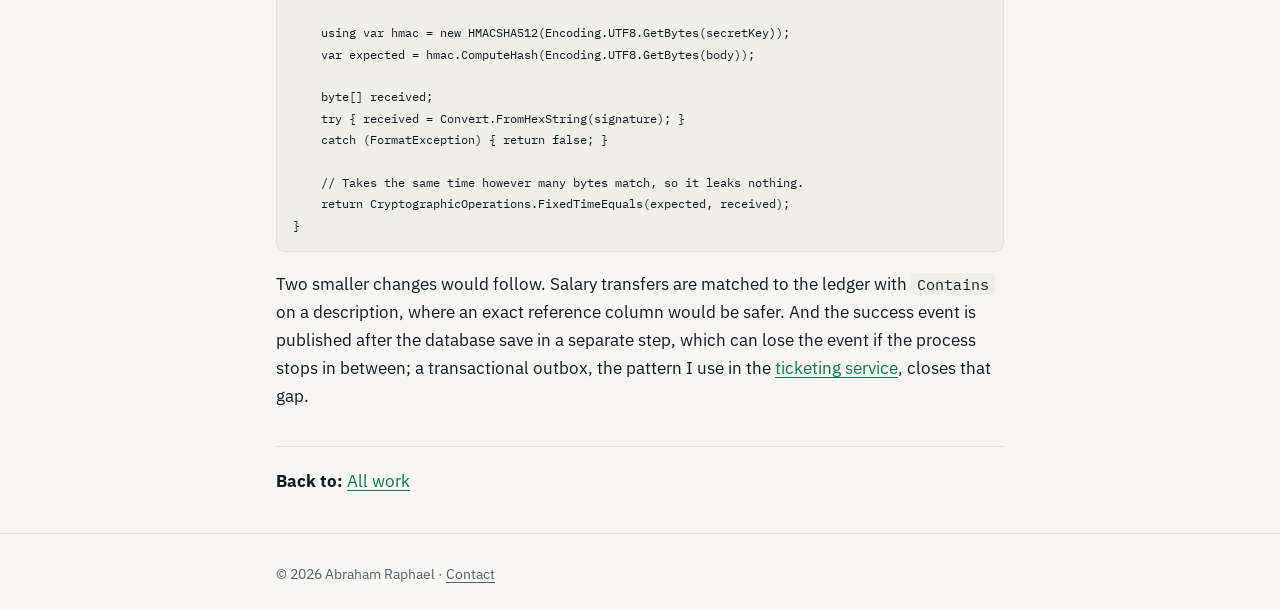
<file: work/paystack-webhooks.html>
<!doctype html>
<html lang="en">
<head>
<meta charset="utf-8">
<meta name="viewport" content="width=device-width, initial-scale=1">
<title>Verifying payment webhooks in C# | Abraham Raphael</title>
<meta name="description" content="Code sample: checking Paystack webhook signatures in a C# Clean Architecture payment service, and the one change I would make on review.">
<meta name="theme-color" content="#0e1a24">
<link rel="icon" href="../img/mark.svg" type="image/svg+xml">
<link rel="preload" href="../fonts/IBMPlexSans-var.woff2" as="font" type="font/woff2" crossorigin>
<script>(function(){var d=document.documentElement;d.classList.add("js");try{var t=localStorage.getItem("theme");if(t==="light"||t==="dark"){d.setAttribute("data-theme",t);}}catch(e){}})();</script>
<link rel="stylesheet" href="../css/style.css">
<script src="../js/site.js" defer></script>
</head>
<body>
<a class="skip" href="#main">Skip to content</a>
<header class="site">
  <div class="wrap head">
    <a class="brand" href="../index.html"><img src="../img/mark.svg" alt="" width="28" height="28">Abraham Raphael <span class="tag">/measured</span></a>
    <button class="nav-toggle" type="button" aria-expanded="false" aria-controls="site-nav" hidden><svg viewBox="0 0 16 16" aria-hidden="true"><path d="M2 4h12M2 8h12M2 12h12" fill="none" stroke="currentColor" stroke-width="1.6" stroke-linecap="round"/></svg>Menu</button>
    <nav id="site-nav" aria-label="Main">
      <ul>
        <li><a href="../index.html#work" aria-current="page">Work</a></li>
        <li><a href="../index.html#about">About</a></li>
        <li><a href="../index.html#contact">Contact</a></li>
      </ul>
    </nav>
    <button class="theme-toggle" type="button" hidden><svg viewBox="0 0 16 16" aria-hidden="true"><circle cx="8" cy="8" r="6" fill="none" stroke="currentColor" stroke-width="1.5"/><path d="M8 2a6 6 0 0 1 0 12z" fill="currentColor"/></svg><span class="mode">system</span></button>
  </div>
</header>

<main id="main">
  <div class="wrap article">
    <a class="back" href="../index.html#work">&larr; All work</a>
    <p class="kicker">Code sample &middot; C#, .NET</p>
    <h1>Verifying payment webhooks in C#</h1>
    <p class="lede">A school payment service I built in December 2025 with Clean Architecture: fees in through Paystack, staff salaries out. Here is the code that decides whether a payment notification is genuine, and the change I would make to it today.</p>

    <dl class="facts">
      <dt>Project</dt><dd>School payment service, my own; the code is public</dd>
      <dt>Stack</dt><dd>C#, ASP.NET Core, MediatR, MassTransit, Entity Framework Core, SQL Server, Paystack</dd>
      <dt>Code</dt><dd><a href="https://github.com/abraham-raphael/Payment_Service" rel="noopener">github.com/abraham-raphael/Payment_Service</a></dd>
    </dl>

    <h2 style="margin-top:32px">The problem</h2>
    <p>When a parent pays school fees, Paystack calls the service back with a webhook saying the charge succeeded. Anyone on the internet can send a request to that address, so the service has to prove each one came from Paystack before it marks a fee as paid. Paystack signs every webhook body with HMAC-SHA512 using the merchant's secret key and sends the result in a header.</p>

    <h2>The code as written</h2>
<pre><code>public bool VerifySignature(string body, string signature)
{
    var secretKey = config["Paystack:SecretKey"];
    if (string.IsNullOrEmpty(secretKey)) return false;

    var keyBytes = Encoding.UTF8.GetBytes(secretKey);
    var bodyBytes = Encoding.UTF8.GetBytes(body);

    using var hmac = new HMACSHA512(keyBytes);
    var hashBytes = hmac.ComputeHash(bodyBytes);

    var hash = BitConverter.ToString(hashBytes).Replace("-", "").ToLower();

    return hash == signature;
}</code></pre>

    <h2>What it gets right</h2>
    <ul class="plain">
      <li><strong>It fails closed.</strong> With no secret key configured, every webhook is rejected rather than accepted.</li>
      <li><strong>The check comes first.</strong> The handler verifies the signature before it parses the payload or touches the database.</li>
      <li><strong>It is safe to receive twice.</strong> A payment moves from <code>Pending</code> to <code>Successful</code> only once, so a repeated webhook changes nothing.</li>
    </ul>

    <h2>What I would change</h2>
    <p>The last line compares two strings with <code>==</code>, which stops at the first character that differs. In principle that lets an attacker learn, from response times, how much of a forged signature is correct. The fix is a comparison that takes the same time whatever the input, plus explicit handling of a missing or malformed header:</p>
<pre><code>public bool VerifySignature(string body, string? signature)
{
    var secretKey = config["Paystack:SecretKey"];
    if (string.IsNullOrEmpty(secretKey) || string.IsNullOrEmpty(signature)) return false;

    using var hmac = new HMACSHA512(Encoding.UTF8.GetBytes(secretKey));
    var expected = hmac.ComputeHash(Encoding.UTF8.GetBytes(body));

    byte[] received;
    try { received = Convert.FromHexString(signature); }
    catch (FormatException) { return false; }

    // Takes the same time however many bytes match, so it leaks nothing.
    return CryptographicOperations.FixedTimeEquals(expected, received);
}</code></pre>
    <p>Two smaller changes would follow. Salary transfers are matched to the ledger with <code>Contains</code> on a description, where an exact reference column would be safer. And the success event is published after the database save in a separate step, which can lose the event if the process stops in between; a transactional outbox, the pattern I use in the <a href="ticketing-service.html">ticketing service</a>, closes that gap.</p>

    <div class="next">
      <p><strong>Back to:</strong> <a href="../index.html#work">All work</a></p>
    </div>
  </div>
</main>

<a class="to-top" href="#main" aria-label="Back to top" hidden>&uarr;</a>
<footer class="site">
  <div class="wrap">
    <p>&copy; <span data-year>2026</span> Abraham Raphael &middot; <a href="../index.html#contact">Contact</a></p>
  </div>
</footer>
</body>
</html>
</file>
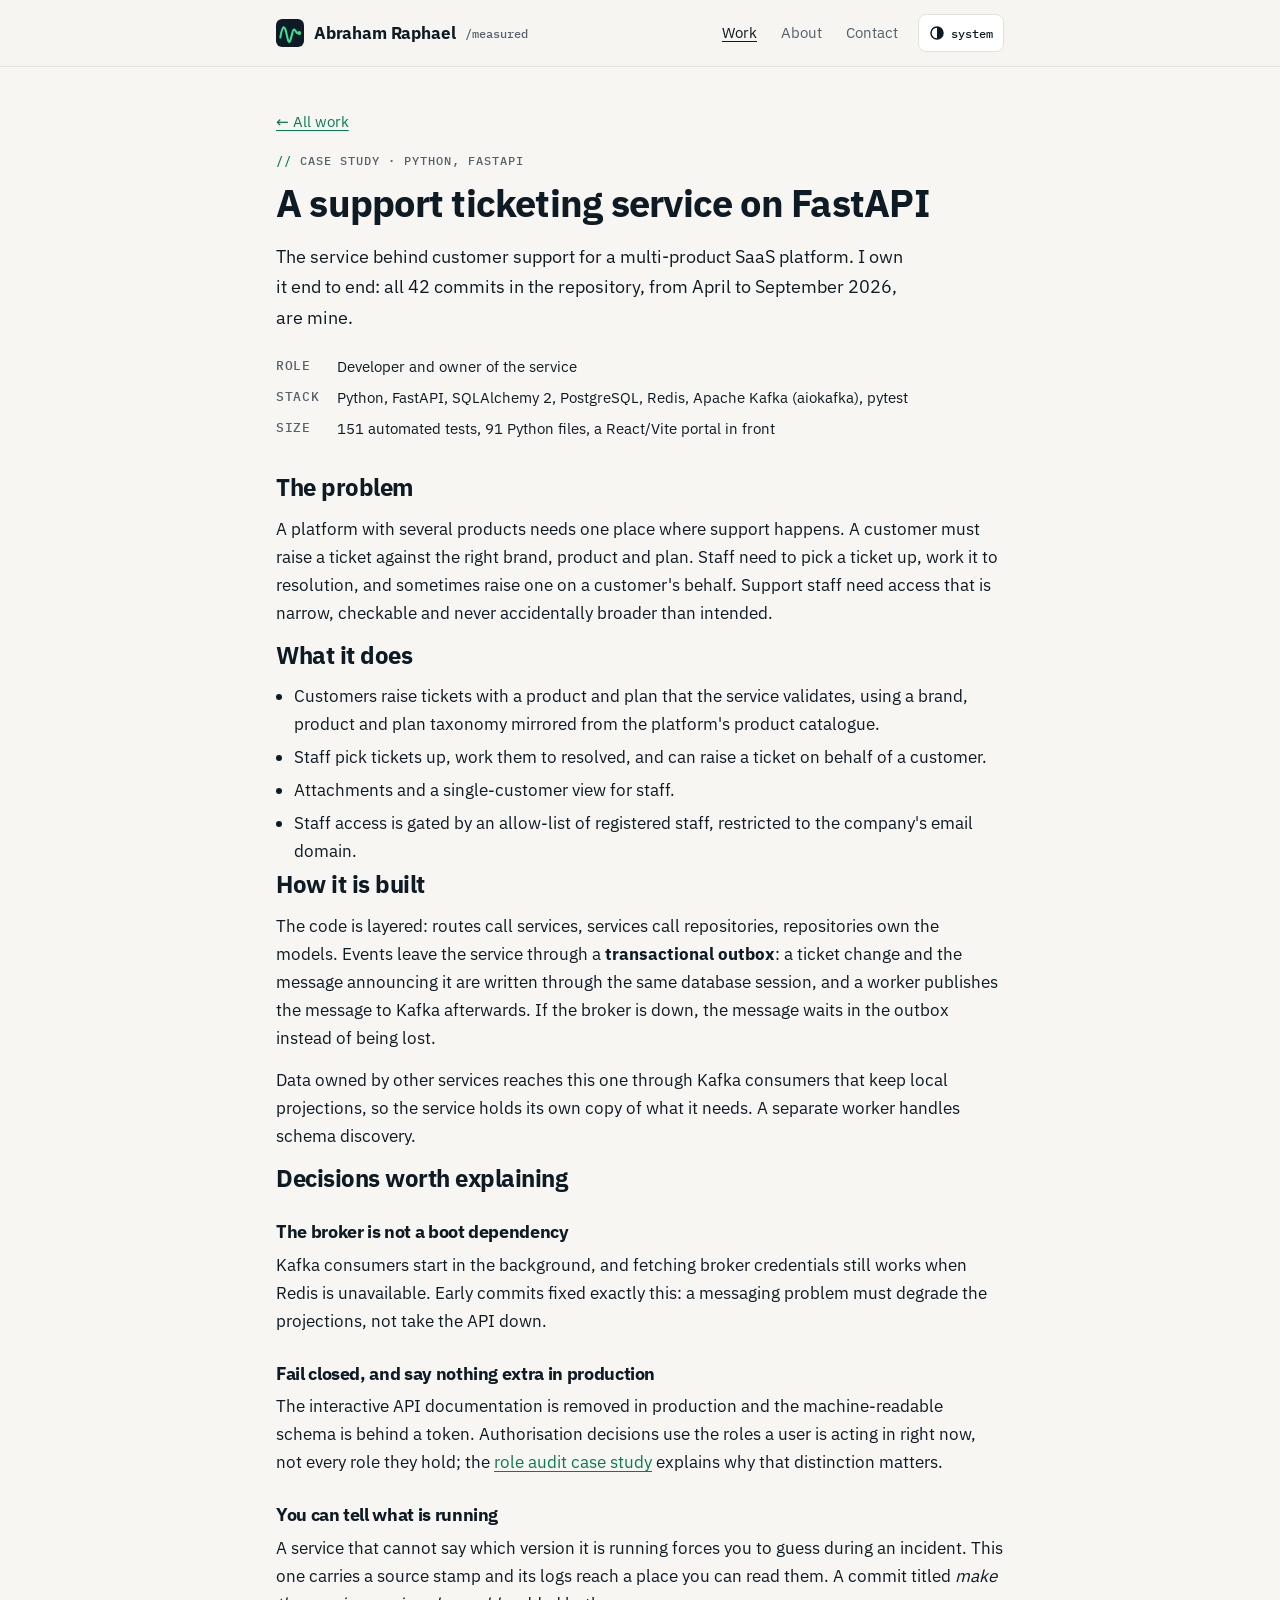
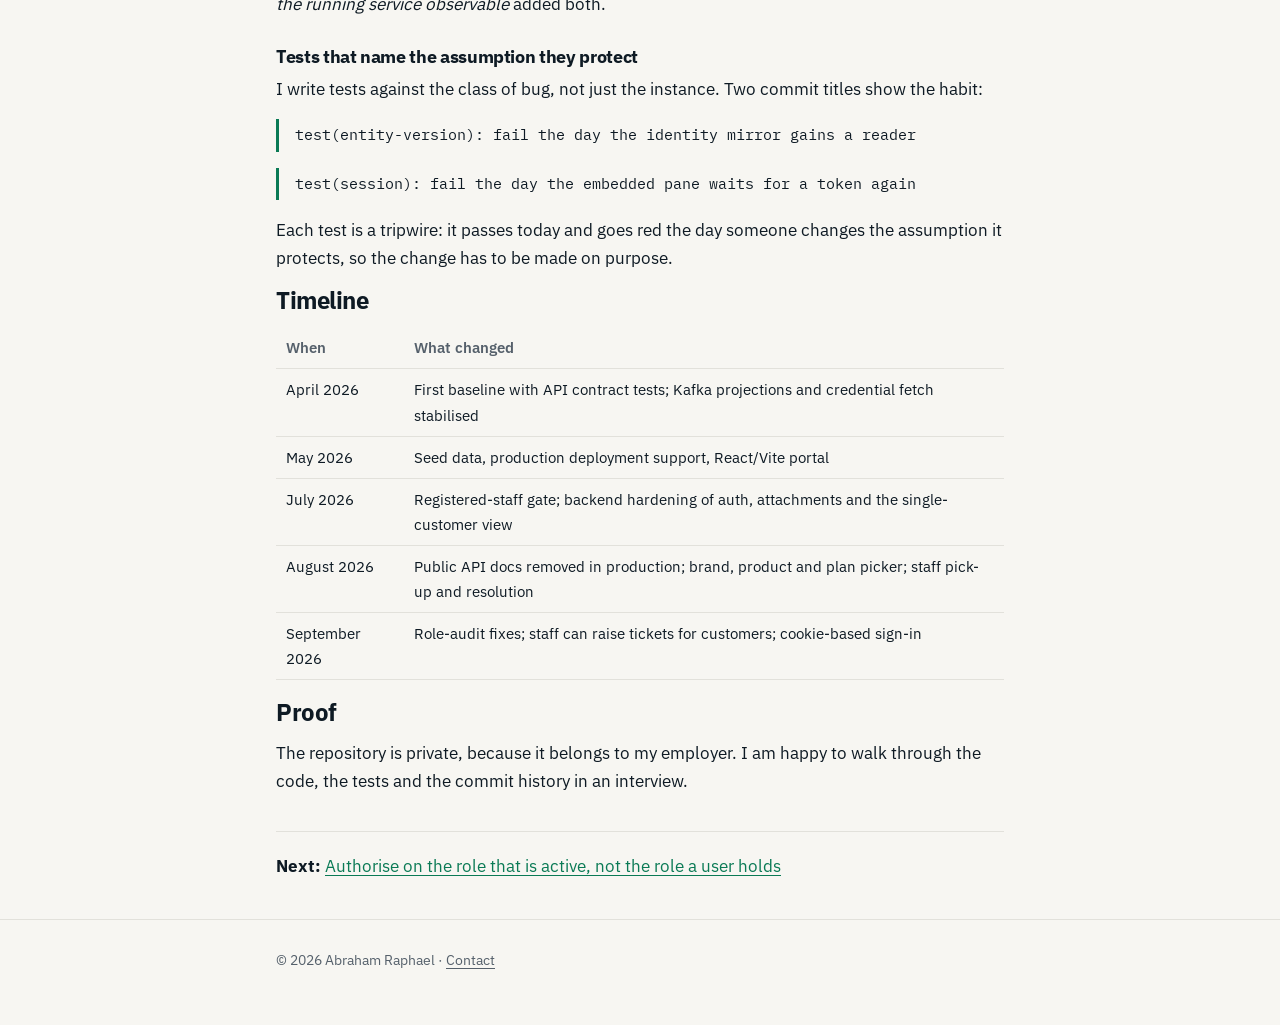
<file: work/ticketing-service.html>
<!doctype html>
<html lang="en">
<head>
<meta charset="utf-8">
<meta name="viewport" content="width=device-width, initial-scale=1">
<title>A support ticketing service on FastAPI | Abraham Raphael</title>
<meta name="description" content="Case study: a FastAPI support ticketing service for a multi-product platform. Event-driven with Kafka and a transactional outbox, role-based access control, 151 automated tests.">
<meta name="theme-color" content="#0e1a24">
<link rel="icon" href="../img/mark.svg" type="image/svg+xml">
<link rel="preload" href="../fonts/IBMPlexSans-var.woff2" as="font" type="font/woff2" crossorigin>
<script>(function(){var d=document.documentElement;d.classList.add("js");try{var t=localStorage.getItem("theme");if(t==="light"||t==="dark"){d.setAttribute("data-theme",t);}}catch(e){}})();</script>
<link rel="stylesheet" href="../css/style.css">
<script src="../js/site.js" defer></script>
</head>
<body>
<a class="skip" href="#main">Skip to content</a>
<header class="site">
  <div class="wrap head">
    <a class="brand" href="../index.html"><img src="../img/mark.svg" alt="" width="28" height="28">Abraham Raphael <span class="tag">/measured</span></a>
    <button class="nav-toggle" type="button" aria-expanded="false" aria-controls="site-nav" hidden><svg viewBox="0 0 16 16" aria-hidden="true"><path d="M2 4h12M2 8h12M2 12h12" fill="none" stroke="currentColor" stroke-width="1.6" stroke-linecap="round"/></svg>Menu</button>
    <nav id="site-nav" aria-label="Main">
      <ul>
        <li><a href="../index.html#work" aria-current="page">Work</a></li>
        <li><a href="../index.html#about">About</a></li>
        <li><a href="../index.html#contact">Contact</a></li>
      </ul>
    </nav>
    <button class="theme-toggle" type="button" hidden><svg viewBox="0 0 16 16" aria-hidden="true"><circle cx="8" cy="8" r="6" fill="none" stroke="currentColor" stroke-width="1.5"/><path d="M8 2a6 6 0 0 1 0 12z" fill="currentColor"/></svg><span class="mode">system</span></button>
  </div>
</header>

<main id="main">
  <div class="wrap article">
    <a class="back" href="../index.html#work">&larr; All work</a>
    <p class="kicker">Case study &middot; Python, FastAPI</p>
    <h1>A support ticketing service on FastAPI</h1>
    <p class="lede">The service behind customer support for a multi-product SaaS platform. I own it end to end: all 42 commits in the repository, from April to September 2026, are mine.</p>

    <dl class="facts">
      <dt>Role</dt><dd>Developer and owner of the service</dd>
      <dt>Stack</dt><dd>Python, FastAPI, SQLAlchemy 2, PostgreSQL, Redis, Apache Kafka (aiokafka), pytest</dd>
      <dt>Size</dt><dd>151 automated tests, 91 Python files, a React/Vite portal in front</dd>
    </dl>

    <h2 style="margin-top:32px">The problem</h2>
    <p>A platform with several products needs one place where support happens. A customer must raise a ticket against the right brand, product and plan. Staff need to pick a ticket up, work it to resolution, and sometimes raise one on a customer's behalf. Support staff need access that is narrow, checkable and never accidentally broader than intended.</p>

    <h2>What it does</h2>
    <ul class="plain">
      <li>Customers raise tickets with a product and plan that the service validates, using a brand, product and plan taxonomy mirrored from the platform's product catalogue.</li>
      <li>Staff pick tickets up, work them to resolved, and can raise a ticket on behalf of a customer.</li>
      <li>Attachments and a single-customer view for staff.</li>
      <li>Staff access is gated by an allow-list of registered staff, restricted to the company's email domain.</li>
    </ul>

    <h2>How it is built</h2>
    <p>The code is layered: routes call services, services call repositories, repositories own the models. Events leave the service through a <strong>transactional outbox</strong>: a ticket change and the message announcing it are written through the same database session, and a worker publishes the message to Kafka afterwards. If the broker is down, the message waits in the outbox instead of being lost.</p>
    <p>Data owned by other services reaches this one through Kafka consumers that keep local projections, so the service holds its own copy of what it needs. A separate worker handles schema discovery.</p>

    <h2>Decisions worth explaining</h2>
    <h3>The broker is not a boot dependency</h3>
    <p>Kafka consumers start in the background, and fetching broker credentials still works when Redis is unavailable. Early commits fixed exactly this: a messaging problem must degrade the projections, not take the API down.</p>

    <h3>Fail closed, and say nothing extra in production</h3>
    <p>The interactive API documentation is removed in production and the machine-readable schema is behind a token. Authorisation decisions use the roles a user is acting in right now, not every role they hold; the <a href="active-role-authorisation.html">role audit case study</a> explains why that distinction matters.</p>

    <h3>You can tell what is running</h3>
    <p>A service that cannot say which version it is running forces you to guess during an incident. This one carries a source stamp and its logs reach a place you can read them. A commit titled <em>make the running service observable</em> added both.</p>

    <h3>Tests that name the assumption they protect</h3>
    <p>I write tests against the class of bug, not just the instance. Two commit titles show the habit:</p>
    <blockquote>test(entity-version): fail the day the identity mirror gains a reader</blockquote>
    <blockquote>test(session): fail the day the embedded pane waits for a token again</blockquote>
    <p>Each test is a tripwire: it passes today and goes red the day someone changes the assumption it protects, so the change has to be made on purpose.</p>

    <h2>Timeline</h2>
    <table>
      <thead><tr><th>When</th><th>What changed</th></tr></thead>
      <tbody>
        <tr><td>April 2026</td><td>First baseline with API contract tests; Kafka projections and credential fetch stabilised</td></tr>
        <tr><td>May 2026</td><td>Seed data, production deployment support, React/Vite portal</td></tr>
        <tr><td>July 2026</td><td>Registered-staff gate; backend hardening of auth, attachments and the single-customer view</td></tr>
        <tr><td>August 2026</td><td>Public API docs removed in production; brand, product and plan picker; staff pick-up and resolution</td></tr>
        <tr><td>September 2026</td><td>Role-audit fixes; staff can raise tickets for customers; cookie-based sign-in</td></tr>
      </tbody>
    </table>

    <h2>Proof</h2>
    <p>The repository is private, because it belongs to my employer. I am happy to walk through the code, the tests and the commit history in an interview.</p>

    <div class="next">
      <p><strong>Next:</strong> <a href="active-role-authorisation.html">Authorise on the role that is active, not the role a user holds</a></p>
    </div>
  </div>
</main>

<a class="to-top" href="#main" aria-label="Back to top" hidden>&uarr;</a>
<footer class="site">
  <div class="wrap">
    <p>&copy; <span data-year>2026</span> Abraham Raphael &middot; <a href="../index.html#contact">Contact</a></p>
  </div>
</footer>
</body>
</html>
</file>
<file: css/style.css>
/* Abraham Raphael. Brand: "Measured". Ink, paper and one signal colour, like an oscilloscope trace.
   Fonts: IBM Plex Sans and IBM Plex Mono, self-hosted (SIL OFL, see fonts/OFL.txt). No outside requests. */
@font-face { font-family: "Plex Sans"; src: url("../fonts/IBMPlexSans-var.woff2") format("woff2"); font-weight: 400 700; font-display: swap; }
@font-face { font-family: "Plex Mono"; src: url("../fonts/IBMPlexMono-400.woff2") format("woff2"); font-weight: 400; font-display: swap; }
@font-face { font-family: "Plex Mono"; src: url("../fonts/IBMPlexMono-500.woff2") format("woff2"); font-weight: 500; font-display: swap; }

:root {
  --paper: #f7f6f2;
  --surface: #ffffff;
  --ink: #0e1a24;
  --muted: #55606b;
  --line: #e2e1db;
  --grid: rgba(14, 26, 36, 0.055);
  --signal: #0a7a55;
  --signal-ink: #ffffff;
  --signal-soft: rgba(10, 122, 85, 0.09);
  --code-bg: #efeee8;
  --focus: #1a5fd0;
  --radius: 10px;
  --max: 48rem;
  --sans: "Plex Sans", system-ui, -apple-system, "Segoe UI", Roboto, Arial, sans-serif;
  --mono: "Plex Mono", ui-monospace, SFMono-Regular, Menlo, Consolas, monospace;
}
@media (prefers-color-scheme: dark) {
  :root:not([data-theme="light"]) {
    --paper: #0b1218;
    --surface: #111b23;
    --ink: #e6ebef;
    --muted: #93a1ad;
    --line: #22303b;
    --grid: rgba(61, 220, 151, 0.06);
    --signal: #3ddc97;
    --signal-ink: #06231a;
    --signal-soft: rgba(61, 220, 151, 0.1);
    --code-bg: #0f1820;
    --focus: #7aa7ff;
  }
}
* { box-sizing: border-box; }
html { -webkit-text-size-adjust: 100%; scroll-behavior: smooth; }
body { margin: 0; background: var(--paper); color: var(--ink); font: 17px/1.65 var(--sans); }
.wrap { max-width: var(--max); margin: 0 auto; padding: 0 20px; }
a { color: var(--signal); text-underline-offset: 3px; }
a:hover { text-decoration-thickness: 2px; }
:focus-visible { outline: 3px solid var(--focus); outline-offset: 3px; border-radius: 4px; }
.skip { position: absolute; left: -999px; top: 0; background: var(--signal); color: var(--signal-ink); padding: 8px 14px; z-index: 10; }
.skip:focus { left: 8px; top: 8px; }

/* Header */
header.site { border-bottom: 1px solid var(--line); background: var(--paper); }
header.site .wrap { display: flex; flex-wrap: wrap; gap: 8px 24px; align-items: center; justify-content: space-between; padding-top: 14px; padding-bottom: 14px; }
.brand { display: inline-flex; align-items: center; gap: 10px; font-weight: 700; color: var(--ink); text-decoration: none; letter-spacing: -0.01em; }
.brand img { width: 28px; height: 28px; display: block; }
.brand .tag { font: 500 0.78rem var(--mono); color: var(--muted); letter-spacing: 0; }
nav ul { display: flex; flex-wrap: wrap; gap: 4px 20px; list-style: none; margin: 0; padding: 0; }
nav a { color: var(--muted); text-decoration: none; font-size: 0.95rem; }
nav a:hover, nav a[aria-current="page"] { color: var(--ink); text-decoration: underline; }

/* Type */
h1, h2, h3 { line-height: 1.22; letter-spacing: -0.02em; }
h1 { font-size: clamp(2.1rem, 5.4vw, 3rem); margin: 0 0 14px; }
h2 { font-size: 1.5rem; margin: 0 0 12px; }
h3 { font-size: 1.1rem; margin: 28px 0 8px; }
p { margin: 0 0 14px; }
.lede { font-size: 1.15rem; max-width: 40rem; }
.muted { color: var(--muted); }
.kicker { font: 500 0.78rem var(--mono); text-transform: uppercase; letter-spacing: 0.08em; color: var(--muted); margin: 0 0 12px; }
.kicker::before { content: "// "; color: var(--signal); }

/* Hero: graph paper, the physicist's notebook */
.hero-band { background-image: linear-gradient(var(--grid) 1px, transparent 1px), linear-gradient(90deg, var(--grid) 1px, transparent 1px); background-size: 24px 24px; border-bottom: 1px solid var(--line); }
.hero { padding-top: 60px; padding-bottom: 44px; }
.hero h1 .signal { color: var(--signal); }
.cta { display: flex; flex-wrap: wrap; gap: 10px; margin-top: 22px; }
.btn { display: inline-block; padding: 10px 18px; border-radius: 8px; border: 1px solid var(--signal); color: var(--signal); text-decoration: none; font-weight: 600; font-size: 0.95rem; background: var(--surface); }
.btn.primary { background: var(--signal); color: var(--signal-ink); }
.btn:hover { filter: brightness(1.08); }

/* Readings: the numbers strip */
.readings { display: grid; gap: 12px; margin: 30px 0 0; padding: 0; list-style: none; }
@media (min-width: 640px) { .readings { grid-template-columns: repeat(3, 1fr); } }
.readings li { background: var(--surface); border: 1px solid var(--line); border-radius: var(--radius); padding: 14px 16px; }
.readings .value { display: block; font: 500 1.7rem/1.1 var(--mono); color: var(--signal); letter-spacing: -0.02em; }
.readings .what { display: block; font-size: 0.88rem; color: var(--muted); margin-top: 6px; line-height: 1.45; }

/* Sections and cards */
section { padding: 40px 0; border-top: 1px solid var(--line); }
section:first-of-type { border-top: 0; }
.cards { display: grid; gap: 16px; margin-top: 8px; }
@media (min-width: 720px) { .cards.two { grid-template-columns: 1fr 1fr; } }
.card { background: var(--surface); border: 1px solid var(--line); border-radius: var(--radius); padding: 20px 22px; }
.card h3 { margin: 0 0 6px; font-size: 1.12rem; }
.card h3 a { color: var(--ink); text-decoration: none; }
.card h3 a:hover { color: var(--signal); text-decoration: underline; }
.card p { margin: 0 0 10px; }
.card .more { font-weight: 600; font-size: 0.95rem; }
.card .meta { font: 0.8rem var(--mono); color: var(--muted); margin: 0 0 8px; }
.tags { list-style: none; display: flex; flex-wrap: wrap; gap: 6px; padding: 0; margin: 10px 0 0; }
.tags li { font: 0.76rem var(--mono); padding: 2px 9px; border: 1px solid var(--line); border-radius: 999px; color: var(--muted); }

.cols { display: grid; gap: 20px; }
@media (min-width: 640px) { .cols { grid-template-columns: 1fr 1fr; } }
.cols h3 { margin-top: 0; }
ul.plain { margin: 0; padding-left: 1.1rem; }
ul.plain li { margin: 5px 0; }

/* Certificates */
ul.certs { list-style: none; padding: 0; margin: 8px 0 0; display: grid; gap: 0; }
ul.certs li { display: flex; flex-wrap: wrap; justify-content: space-between; gap: 2px 16px; padding: 10px 0; border-bottom: 1px solid var(--line); }
ul.certs .who { color: var(--muted); font-size: 0.9rem; }
ul.certs .when { font: 0.82rem var(--mono); color: var(--muted); white-space: nowrap; }

dl.facts { display: grid; grid-template-columns: max-content 1fr; gap: 6px 18px; margin: 22px 0 0; font-size: 0.95rem; }
dl.facts dt { font: 500 0.8rem var(--mono); color: var(--muted); padding-top: 3px; text-transform: uppercase; letter-spacing: 0.05em; }
dl.facts dd { margin: 0; }

/* Code, quotes, tables */
pre { background: var(--code-bg); border: 1px solid var(--line); border-radius: var(--radius); padding: 14px 16px; overflow-x: auto; font-size: 0.85rem; line-height: 1.5; margin: 12px 0 18px; }
code { font-family: var(--mono); font-size: 0.9em; }
p code, li code { background: var(--code-bg); padding: 1px 6px; border-radius: 5px; }
blockquote { margin: 16px 0; padding: 4px 0 4px 16px; border-left: 3px solid var(--signal); font-family: var(--mono); font-size: 0.92rem; }
table { border-collapse: collapse; width: 100%; font-size: 0.95rem; margin: 12px 0 18px; }
th, td { text-align: left; padding: 8px 10px; border-bottom: 1px solid var(--line); vertical-align: top; }
th { color: var(--muted); font-weight: 600; }

/* Articles */
.article { padding-top: 40px; padding-bottom: 24px; }
.article h1 { font-size: clamp(1.8rem, 4.4vw, 2.4rem); }
.back { display: inline-block; margin-bottom: 18px; font-size: 0.95rem; }
.next { margin-top: 36px; padding-top: 20px; border-top: 1px solid var(--line); }
.evidence { background: var(--signal-soft); border: 1px solid var(--line); border-radius: var(--radius); padding: 14px 18px; margin: 20px 0; }
.evidence .label { font: 500 0.75rem var(--mono); text-transform: uppercase; letter-spacing: 0.08em; color: var(--signal); margin: 0 0 6px; }

footer.site { border-top: 1px solid var(--line); padding: 28px 0 40px; color: var(--muted); font-size: 0.9rem; }
footer.site a { color: var(--muted); }
footer.site .sig { font-family: var(--mono); font-size: 0.8rem; }

/* ---------- Theme chosen with the toggle (overrides the system setting) ---------- */
:root[data-theme="dark"] {
  --paper: #0b1218;
  --surface: #111b23;
  --ink: #e6ebef;
  --muted: #93a1ad;
  --line: #22303b;
  --grid: rgba(61, 220, 151, 0.06);
  --signal: #3ddc97;
  --signal-ink: #06231a;
  --signal-soft: rgba(61, 220, 151, 0.1);
  --code-bg: #0f1820;
  --focus: #7aa7ff;
}
[hidden] { display: none !important; }

/* ---------- Sticky header, menu and theme controls ---------- */
header.site { position: sticky; top: 0; z-index: 20; background: color-mix(in srgb, var(--paper) 90%, transparent); -webkit-backdrop-filter: saturate(1.4) blur(8px); backdrop-filter: saturate(1.4) blur(8px); }
header.site .head { display: flex; flex-wrap: wrap; align-items: center; gap: 8px 18px; }
header.site .head nav { margin-left: auto; }
nav a { display: inline-block; padding: 6px 2px; }
.nav-toggle, .theme-toggle { display: inline-flex; align-items: center; gap: 6px; min-height: 38px; padding: 6px 10px; font: 500 0.78rem var(--mono); color: var(--ink); background: var(--surface); border: 1px solid var(--line); border-radius: 8px; cursor: pointer; }
.nav-toggle:hover, .theme-toggle:hover { border-color: var(--signal); }
.theme-toggle svg, .nav-toggle svg { width: 16px; height: 16px; flex: none; }
.nav-toggle { display: none; }
section[id] { scroll-margin-top: 76px; }

@media (max-width: 899px) {
  header.site { background: var(--paper); }
  .js .nav-toggle { display: inline-flex; margin-left: auto; }
  .js header.site .head nav { display: none; order: 10; width: 100%; margin: 0; }
  .js header.site .head nav.open { display: block; }
  .js header.site .head nav ul { flex-direction: column; gap: 0; padding: 4px 0 6px; }
  .js header.site .head nav a { display: block; padding: 11px 2px; border-top: 1px solid var(--line); font-size: 1rem; }
  .brand .tag { display: none; }
}

@media (max-width: 1099px) {
  .theme-toggle .mode { position: absolute; width: 1px; height: 1px; overflow: hidden; clip: rect(0 0 0 0); white-space: nowrap; }
  .theme-toggle { padding: 6px 10px; }
}

@media (max-width: 399px) {
  header.site .head { gap: 8px 10px; }
  .brand { font-size: 0.95rem; gap: 8px; }
  .brand img { width: 24px; height: 24px; }
  .nav-toggle { padding: 6px 9px; }
}

/* ---------- Wider layout on large screens ---------- */
.wrap.wide { max-width: 68rem; }
section > p { max-width: 44rem; }
@media (min-width: 720px) {
  .cards.two { grid-template-columns: 1fr 1fr; }
}
@media (min-width: 1000px) {
  .hero-grid { display: grid; grid-template-columns: minmax(0, 1.35fr) minmax(0, 1fr); gap: 44px; align-items: start; }
  .hero-grid .readings { grid-template-columns: 1fr; margin-top: 4px; }
  .cards.three { grid-template-columns: repeat(3, 1fr); }
  .cards.three .card { display: flex; flex-direction: column; }
  .cards.three .card .tags { margin-top: auto; padding-top: 10px; }
}

/* ---------- Portrait ---------- */
.portrait { margin: 0 0 18px; }
.portrait img { display: block; width: 112px; height: 112px; object-fit: cover; object-position: 50% 15%; border-radius: 50%; border: 3px solid var(--surface); box-shadow: 0 0 0 1px var(--line); }
@media (min-width: 1000px) {
  .hero-grid { grid-template-areas: "text portrait" "text readings"; row-gap: 18px; }
  .hero-text { grid-area: text; }
  .portrait { grid-area: portrait; margin: 0; }
  .hero-grid .readings { grid-area: readings; }
  .portrait img { width: 100%; max-width: 340px; height: auto; aspect-ratio: 480 / 575; border-radius: 14px; object-position: 50% 0; }
}

/* ---------- Experience timeline ---------- */
ol.timeline { list-style: none; margin: 8px 0 0; padding: 0; }
.role { display: grid; gap: 4px 28px; padding: 18px 0; border-bottom: 1px solid var(--line); }
.role:last-child { border-bottom: 0; }
@media (min-width: 720px) { .role { grid-template-columns: 11.5rem minmax(0, 1fr); } }
.role .when { margin: 0; padding-top: 3px; font: 0.8rem var(--mono); color: var(--muted); text-transform: uppercase; letter-spacing: 0.04em; }
.role h3 { margin: 0 0 6px; font-size: 1.06rem; }
.role .org { color: var(--muted); font-weight: 400; }
.role p { margin: 0 0 8px; max-width: 44rem; }

/* ---------- Small extras ---------- */
.btn.small { padding: 6px 12px; font-size: 0.85rem; margin-left: 8px; vertical-align: middle; }
.contact-line { display: flex; flex-wrap: wrap; align-items: center; gap: 6px; }
.to-top { position: fixed; right: 16px; bottom: 16px; z-index: 15; width: 44px; height: 44px; border-radius: 50%; display: grid; place-items: center; background: var(--signal); color: var(--signal-ink); text-decoration: none; font-weight: 700; opacity: 0; pointer-events: none; transition: opacity 0.2s ease; box-shadow: 0 4px 14px rgba(0, 0, 0, 0.18); }
.to-top.show { opacity: 1; pointer-events: auto; }
.reveal { opacity: 0; transform: translateY(10px); transition: opacity 0.5s ease, transform 0.5s ease; }
.reveal.in { opacity: 1; transform: none; }
@media (prefers-reduced-motion: reduce) {
  html { scroll-behavior: auto; }
  .reveal { opacity: 1; transform: none; transition: none; }
}

@media print {
  .nav-toggle, .theme-toggle, .to-top { display: none !important; }
  header.site { position: static; }
  header.site nav, .cta, .skip { display: none; }
  .hero-band { background: none; }
  body { background: #fff; color: #000; font-size: 11pt; }
  a { color: #000; }
}
</file>
